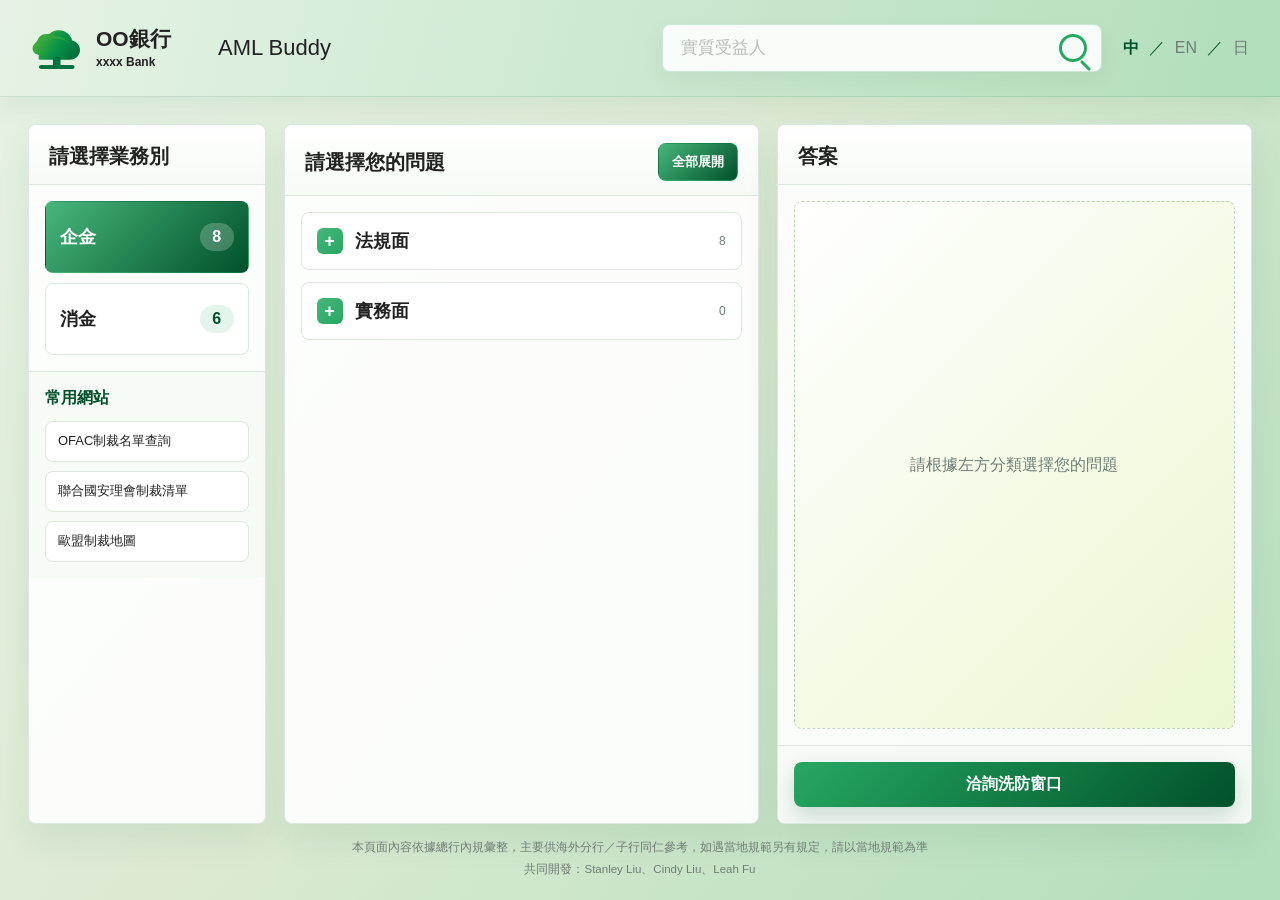
<file: index.html>
<!DOCTYPE html>
<html lang="zh-Hant">
<head>
<meta charset="UTF-8">
<meta name="viewport" content="width=device-width, initial-scale=1.0">
<title>AML Buddy 互動原型 Demo</title>
<link rel="stylesheet" href="./css/style.css">
</head>
<body>

<header class="topbar">
  <div class="topbar-inner">
    <div class="brand-area">
      <div class="logo-slot">
        <img src="./assets/tree-logo.svg" alt="OO銀行 xxxx Bank">
        <span class="bank-text">
          <span class="bank-name">OO銀行</span>
          <span class="bank-name-en">xxxx Bank</span>
        </span>
      </div>
      <div class="buddy-title">AML Buddy</div>
    </div>

    <div class="top-actions">
      <div class="search-wrap" id="searchWrap">
        <div class="search-box">
          <input id="keywordSearch" class="keyword-search" type="search" placeholder="實質受益人" autocomplete="off">
          <button class="search-icon-btn" type="button" aria-label="搜尋"></button>
        </div>
        <div class="search-dropdown" id="searchDropdown"></div>
      </div>

      <div class="language-switch" aria-label="語言切換">
        <button class="language-option is-active" type="button" data-lang-option="zh">中</button>
        <span aria-hidden="true">／</span>
        <button class="language-option" type="button" data-lang-option="en">EN</button>
        <span aria-hidden="true">／</span>
        <button class="language-option" type="button" data-lang-option="ja">日</button>
      </div>
    </div>
  </div>
</header>

<main class="page-shell">
  <div class="desktop-app" id="app"></div>
  <footer class="page-footer-note" aria-label="頁面聲明">
    <p>本頁面內容依據總行內規彙整，主要供海外分行／子行同仁參考，如遇當地規範另有規定，請以當地規範為準</p>
    <p>共同開發：Stanley Liu、Cindy Liu、Leah Fu</p>
  </footer>
</main>

<div id="modalLayer"></div>

<script src="./js/data.js"></script>
<script src="./js/app.js"></script>
</body>
</html>
</file>
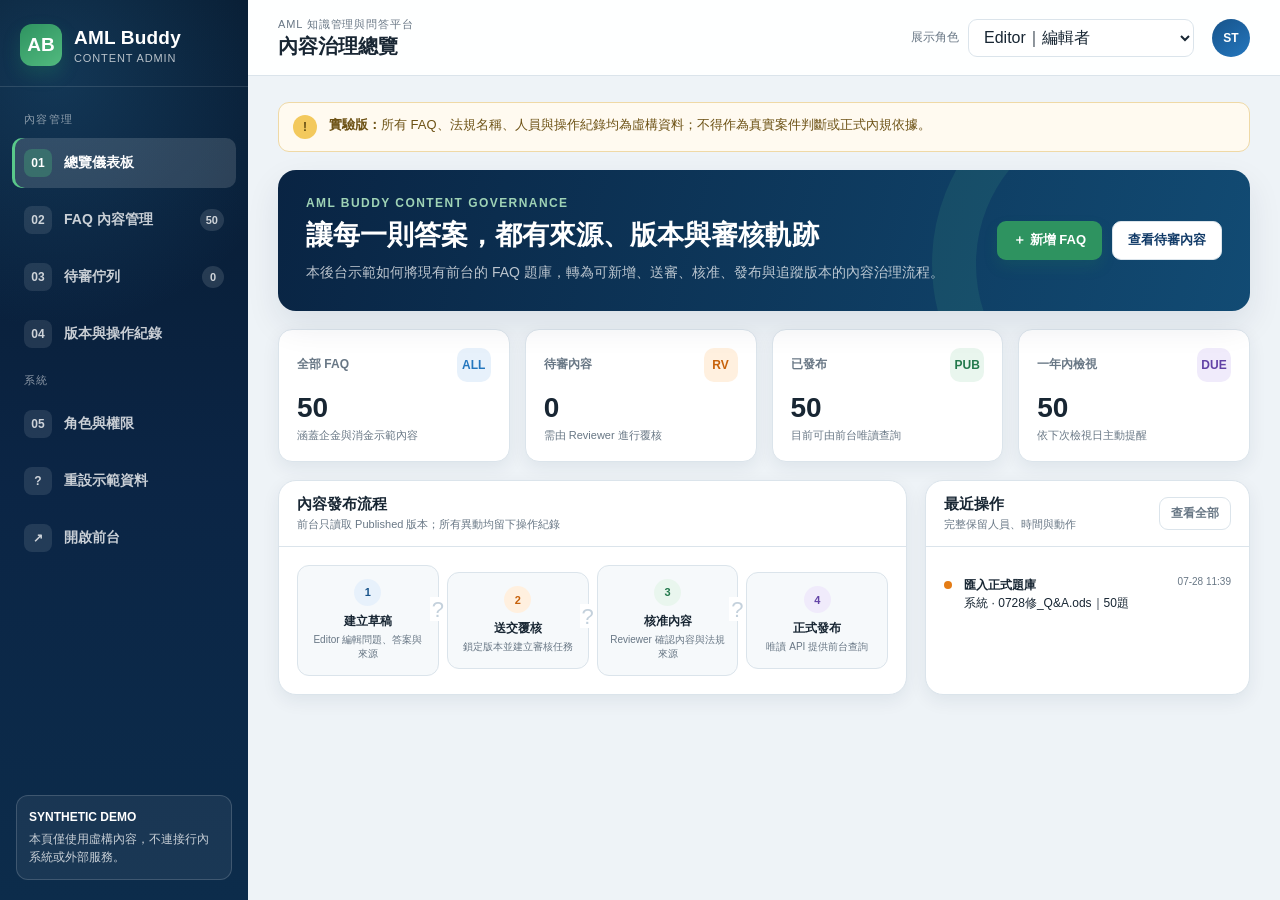
<file: admin.html>
<!doctype html>
<html lang="zh-Hant">
<head>
  <meta charset="utf-8">
  <meta name="viewport" content="width=device-width, initial-scale=1">
  <meta name="referrer" content="no-referrer">
  <meta name="application-name" content="AML Buddy Admin Demo">
  <meta name="version" content="0.1.0">
  <meta http-equiv="Content-Security-Policy" content="default-src 'self' data:; connect-src 'none'; img-src 'self' data:; style-src 'self' 'unsafe-inline'; script-src 'self' 'unsafe-inline'; object-src 'none'; base-uri 'none'; form-action 'none'">
  <title>AML Buddy｜內容管理後台 Demo</title>
  <style>
    :root{
      --navy-950:#071a2f;
      --navy-900:#0b2545;
      --navy-800:#123b68;
      --navy-700:#17538a;
      --blue-600:#2477be;
      --blue-100:#e7f1fb;
      --green-800:#155f3a;
      --green-700:#23794c;
      --green-600:#2e9360;
      --green-100:#e9f6ee;
      --green-50:#f5fbf7;
      --orange-700:#c7610a;
      --orange-600:#e47c16;
      --orange-100:#fff0df;
      --purple-700:#6243a6;
      --purple-100:#f0ebfb;
      --red-700:#a53e3e;
      --red-100:#fdecec;
      --yellow-700:#8c6811;
      --yellow-100:#fff7d6;
      --ink:#182633;
      --muted:#687785;
      --line:#dbe4eb;
      --line-strong:#c4d1dc;
      --surface:#ffffff;
      --surface-soft:#f6f9fb;
      --page:#eef3f7;
      --shadow:0 14px 34px rgba(8,37,68,.09);
      --shadow-soft:0 6px 18px rgba(8,37,68,.07);
      --radius-lg:18px;
      --radius-md:12px;
      --radius-sm:9px;
      --sidebar:248px;
    }

    *{box-sizing:border-box}
    html{min-height:100%;background:var(--page)}
    body{
      margin:0;
      min-height:100vh;
      color:var(--ink);
      background:var(--page);
      font-family:"PingFang TC","Microsoft JhengHei","Noto Sans TC",-apple-system,BlinkMacSystemFont,"Segoe UI",sans-serif;
    }
    button,input,select,textarea{font:inherit}
    button{cursor:pointer}
    button:focus-visible,input:focus-visible,select:focus-visible,textarea:focus-visible{
      outline:3px solid rgba(36,119,190,.25);
      outline-offset:2px;
    }
    .hidden{display:none!important}
    .app{min-height:100vh}

    .sidebar{
      position:fixed;
      inset:0 auto 0 0;
      width:var(--sidebar);
      display:flex;
      flex-direction:column;
      color:#fff;
      background:
        radial-gradient(circle at 22% 8%,rgba(48,126,178,.28),transparent 30%),
        linear-gradient(180deg,var(--navy-950),var(--navy-900) 54%,#0c2c4b);
      z-index:20;
    }
    .brand{
      display:flex;
      align-items:center;
      gap:12px;
      padding:24px 20px 20px;
      border-bottom:1px solid rgba(255,255,255,.12);
    }
    .brand-mark{
      width:42px;height:42px;border-radius:12px;
      display:grid;place-items:center;
      color:#fff;background:linear-gradient(145deg,var(--green-600),#52ba7f);
      box-shadow:0 8px 18px rgba(33,151,92,.24);
      font-weight:900;font-size:19px;
    }
    .brand-title{font-weight:800;font-size:19px;letter-spacing:.01em}
    .brand-sub{font-size:11px;opacity:.7;margin-top:3px;letter-spacing:.08em}
    .nav{
      padding:18px 12px;
      display:flex;flex-direction:column;gap:7px;
      flex:1;
    }
    .nav-label{
      padding:7px 12px 4px;
      font-size:11px;letter-spacing:.12em;
      color:rgba(255,255,255,.52);
    }
    .nav-btn{
      width:100%;border:0;border-radius:10px;
      display:flex;align-items:center;gap:12px;
      padding:11px 12px;
      color:rgba(255,255,255,.78);
      background:transparent;text-align:left;text-decoration:none;
      transition:.18s ease;
    }
    .nav-btn:hover{background:rgba(255,255,255,.08);color:#fff}
    .nav-btn.is-active{
      color:#fff;background:rgba(255,255,255,.14);
      box-shadow:inset 3px 0 0 #59c98a;
    }
    .nav-icon{
      width:28px;height:28px;border-radius:8px;
      display:grid;place-items:center;
      font-size:12px;font-weight:900;
      background:rgba(255,255,255,.1);
    }
    .nav-btn.is-active .nav-icon{background:rgba(77,191,126,.3)}
    .nav-text{font-size:14px;font-weight:650}
    .nav-count{
      margin-left:auto;
      min-width:22px;height:22px;border-radius:999px;
      display:grid;place-items:center;padding:0 6px;
      font-size:11px;font-weight:800;
      background:rgba(255,255,255,.12);
    }
    .sidebar-foot{padding:14px 16px 20px}
    .demo-pill{
      border:1px solid rgba(255,255,255,.16);
      border-radius:12px;padding:12px;
      color:rgba(255,255,255,.76);
      background:rgba(255,255,255,.06);
      font-size:12px;line-height:1.55;
    }
    .demo-pill strong{display:block;color:#fff;font-size:12px;margin-bottom:3px}

    .main{margin-left:var(--sidebar);min-height:100vh}
    .topbar{
      height:76px;
      position:sticky;top:0;z-index:15;
      display:flex;align-items:center;gap:18px;
      padding:0 30px;
      background:rgba(255,255,255,.94);
      border-bottom:1px solid var(--line);
      backdrop-filter:blur(12px);
    }
    .mobile-menu{display:none}
    .page-heading{min-width:0}
    .page-kicker{color:var(--muted);font-size:11px;letter-spacing:.08em}
    .page-title{margin:2px 0 0;font-size:20px;line-height:1.2}
    .top-spacer{flex:1}
    .role-wrap{display:flex;align-items:center;gap:9px}
    .role-wrap label{font-size:12px;color:var(--muted)}
    .role-select{
      min-width:146px;height:38px;
      border:1px solid var(--line);border-radius:9px;
      padding:0 34px 0 11px;background:#fff;color:var(--ink);
    }
    .avatar{
      width:38px;height:38px;border-radius:50%;
      display:grid;place-items:center;
      color:#fff;background:linear-gradient(145deg,var(--navy-700),var(--blue-600));
      font-size:12px;font-weight:800;
    }
    .content{padding:26px 30px 42px;max-width:1540px;margin:0 auto}
    .notice{
      display:flex;align-items:flex-start;gap:12px;
      padding:12px 14px;margin-bottom:18px;
      border:1px solid #efd9a6;border-radius:11px;
      background:#fffaf0;color:#6d5215;
      font-size:13px;line-height:1.55;
    }
    .notice-mark{
      flex:0 0 24px;height:24px;border-radius:50%;
      display:grid;place-items:center;background:#f3c95d;
      color:#624b11;font-size:12px;font-weight:900;
    }
    .screen{display:none}
    .screen.is-active{display:block}

    .hero-panel{
      border-radius:var(--radius-lg);
      background:
        linear-gradient(105deg,rgba(9,36,67,.98),rgba(18,77,118,.95)),
        var(--navy-900);
      color:#fff;padding:26px 28px;
      display:flex;gap:24px;align-items:center;
      box-shadow:var(--shadow);
      overflow:hidden;position:relative;
    }
    .hero-panel::after{
      content:"";
      position:absolute;right:-70px;top:-100px;
      width:300px;height:300px;border-radius:50%;
      border:44px solid rgba(90,201,138,.11);
    }
    .hero-copy{position:relative;z-index:1;flex:1;max-width:720px}
    .eyebrow{font-size:12px;letter-spacing:.12em;color:#9fd3b6;font-weight:800}
    .hero-title{font-size:27px;margin:7px 0 8px}
    .hero-text{margin:0;color:rgba(255,255,255,.72);font-size:14px;line-height:1.7}
    .hero-actions{position:relative;z-index:1;display:flex;gap:10px;flex-wrap:wrap}

    .btn{
      min-height:39px;border-radius:9px;
      display:inline-flex;align-items:center;justify-content:center;gap:8px;
      border:1px solid transparent;padding:0 15px;
      font-weight:750;font-size:13px;
      transition:.16s ease;
    }
    .btn:hover{transform:translateY(-1px)}
    .btn-primary{color:#fff;background:var(--green-600);box-shadow:0 7px 14px rgba(33,134,82,.18)}
    .btn-primary:hover{background:var(--green-700)}
    .btn-secondary{color:var(--navy-800);background:#fff;border-color:var(--line)}
    .btn-secondary:hover{border-color:var(--blue-600);color:var(--blue-600)}
    .btn-ghost{color:var(--muted);background:transparent;border-color:var(--line)}
    .btn-danger-soft{color:var(--red-700);background:var(--red-100);border-color:#f4cece}
    .btn-orange{color:#fff;background:var(--orange-600)}
    .btn-sm{min-height:33px;padding:0 11px;font-size:12px}
    .btn[disabled]{opacity:.45;cursor:not-allowed;transform:none}

    .stats{
      display:grid;grid-template-columns:repeat(4,minmax(0,1fr));gap:15px;
      margin:18px 0;
    }
    .stat{
      padding:18px;border:1px solid var(--line);border-radius:14px;
      background:var(--surface);box-shadow:var(--shadow-soft);
    }
    .stat-top{display:flex;align-items:center;justify-content:space-between;gap:10px}
    .stat-label{font-size:12px;color:var(--muted);font-weight:700}
    .stat-icon{
      width:34px;height:34px;border-radius:10px;display:grid;place-items:center;
      font-size:12px;font-weight:900;
    }
    .stat-icon.blue{color:var(--blue-600);background:var(--blue-100)}
    .stat-icon.orange{color:var(--orange-700);background:var(--orange-100)}
    .stat-icon.green{color:var(--green-700);background:var(--green-100)}
    .stat-icon.purple{color:var(--purple-700);background:var(--purple-100)}
    .stat-value{font-size:28px;font-weight:850;margin-top:10px}
    .stat-note{font-size:11px;color:var(--muted);margin-top:4px}

    .grid-2{display:grid;grid-template-columns:minmax(0,1.55fr) minmax(320px,.8fr);gap:18px}
    .card{
      background:var(--surface);border:1px solid var(--line);
      border-radius:var(--radius-lg);box-shadow:var(--shadow-soft);
    }
    .card-head{
      min-height:60px;padding:14px 18px;
      display:flex;align-items:center;gap:12px;
      border-bottom:1px solid var(--line);
    }
    .card-title{font-size:15px;font-weight:800}
    .card-sub{font-size:11px;color:var(--muted);margin-top:3px}
    .card-head .spacer{flex:1}
    .card-body{padding:18px}
    .workflow{
      display:grid;grid-template-columns:repeat(4,minmax(0,1fr));
      gap:8px;align-items:center;
    }
    .flow-step{
      min-height:90px;padding:13px 11px;border-radius:12px;
      border:1px solid var(--line);background:var(--surface-soft);
      text-align:center;position:relative;
    }
    .flow-step:not(:last-child)::after{
      content:"?";position:absolute;right:-8px;top:31px;
      width:16px;height:24px;display:grid;place-items:center;
      color:var(--line-strong);background:#fff;font-size:22px;z-index:2;
    }
    .flow-num{
      width:27px;height:27px;margin:0 auto 7px;border-radius:50%;
      display:grid;place-items:center;font-size:11px;font-weight:850;
      color:var(--navy-700);background:var(--blue-100);
    }
    .flow-step:nth-child(2) .flow-num{color:var(--orange-700);background:var(--orange-100)}
    .flow-step:nth-child(3) .flow-num{color:var(--green-700);background:var(--green-100)}
    .flow-step:nth-child(4) .flow-num{color:var(--purple-700);background:var(--purple-100)}
    .flow-title{font-size:12px;font-weight:800}
    .flow-note{font-size:10px;color:var(--muted);line-height:1.45;margin-top:3px}

    .activity{display:flex;flex-direction:column}
    .activity-item{display:grid;grid-template-columns:9px 1fr auto;gap:11px;padding:11px 0;border-bottom:1px solid #edf1f4}
    .activity-item:last-child{border-bottom:0}
    .activity-dot{width:8px;height:8px;border-radius:50%;margin-top:5px;background:var(--green-600)}
    .activity-main{font-size:12px;line-height:1.5}
    .activity-main strong{display:block;font-size:12px}
    .activity-time{font-size:10px;color:var(--muted);white-space:nowrap}

    .section-toolbar{
      display:flex;align-items:center;gap:11px;flex-wrap:wrap;
      margin-bottom:15px;
    }
    .section-intro{margin-right:auto}
    .section-title{font-size:22px;margin:0 0 4px}
    .section-desc{font-size:12px;color:var(--muted);margin:0}
    .filterbar{
      display:flex;gap:9px;align-items:center;flex-wrap:wrap;
      padding:14px 16px;border-bottom:1px solid var(--line);
      background:#fafcfd;
    }
    .search{
      min-width:260px;flex:1;height:39px;
      border:1px solid var(--line);border-radius:9px;
      padding:0 12px;color:var(--ink);background:#fff;
    }
    .select{
      height:39px;border:1px solid var(--line);border-radius:9px;
      padding:0 34px 0 11px;background:#fff;color:var(--ink);
    }
    .table-wrap{overflow:auto}
    table{width:100%;border-collapse:collapse;min-width:880px}
    th{
      padding:11px 14px;text-align:left;
      color:var(--muted);background:#f7f9fb;
      border-bottom:1px solid var(--line);
      font-size:11px;letter-spacing:.03em;
    }
    td{
      padding:14px;border-bottom:1px solid #edf1f4;
      font-size:12px;vertical-align:middle;
    }
    tbody tr{transition:.14s ease}
    tbody tr:hover{background:#f8fbfd}
    tbody tr:last-child td{border-bottom:0}
    .faq-id{font-family:ui-monospace,monospace;color:var(--muted);font-size:11px}
    .question-cell{max-width:380px}
    .question-text{font-weight:750;line-height:1.45}
    .question-meta{font-size:10px;color:var(--muted);margin-top:4px}
    .tag{
      display:inline-flex;align-items:center;gap:5px;
      min-height:25px;border-radius:999px;padding:2px 9px;
      font-size:10px;font-weight:800;white-space:nowrap;
    }
    .tag.draft{color:#66717a;background:#edf1f4}
    .tag.pending{color:var(--orange-700);background:var(--orange-100)}
    .tag.approved{color:var(--blue-600);background:var(--blue-100)}
    .tag.published{color:var(--green-700);background:var(--green-100)}
    .tag.withdrawn{color:var(--red-700);background:var(--red-100)}
    .tag.archived{color:var(--purple-700);background:var(--purple-100)}
    .tag::before{content:"";width:6px;height:6px;border-radius:50%;background:currentColor}
    .row-actions{display:flex;gap:6px}
    .icon-btn{
      width:34px;height:34px;border-radius:8px;border:1px solid var(--line);
      display:grid;place-items:center;background:#fff;color:var(--muted);
      font-size:11px;font-weight:850;
    }
    .icon-btn:hover{color:var(--blue-600);border-color:var(--blue-600)}
    .empty{
      padding:50px 20px;text-align:center;color:var(--muted);
    }
    .empty-mark{
      width:52px;height:52px;border-radius:16px;margin:0 auto 12px;
      display:grid;place-items:center;background:var(--surface-soft);
      color:var(--navy-700);font-weight:900;
    }

    .review-list{display:flex;flex-direction:column;gap:13px}
    .review-card{
      display:grid;grid-template-columns:1fr auto;gap:15px;
      border:1px solid var(--line);border-radius:14px;padding:17px;background:#fff;
    }
    .review-card:hover{border-color:#b8c9d8;box-shadow:var(--shadow-soft)}
    .review-kicker{display:flex;gap:8px;align-items:center;margin-bottom:8px}
    .review-title{font-size:15px;font-weight:800;margin-bottom:7px}
    .review-meta{display:flex;gap:14px;flex-wrap:wrap;font-size:11px;color:var(--muted)}
    .review-actions{display:flex;align-items:center;gap:7px}

    .editor-shell{display:grid;grid-template-columns:minmax(0,1fr) 310px;gap:18px}
    .editor-main,.editor-side{display:flex;flex-direction:column;gap:16px}
    .form-grid{display:grid;grid-template-columns:repeat(2,minmax(0,1fr));gap:14px}
    .field{display:flex;flex-direction:column;gap:6px}
    .field.full{grid-column:1/-1}
    .field label{font-size:11px;color:#52616d;font-weight:800}
    .required::after{content:" *";color:var(--red-700)}
    .input,.textarea{
      width:100%;border:1px solid var(--line);border-radius:9px;
      padding:10px 11px;background:#fff;color:var(--ink);
      transition:.15s ease;
    }
    .input{height:41px}
    .textarea{min-height:92px;resize:vertical;line-height:1.6}
    .textarea.answer{min-height:132px}
    .input:focus,.textarea:focus{border-color:var(--blue-600)}
    .hint{font-size:10px;color:var(--muted);line-height:1.45}
    .lang-tabs{display:flex;gap:6px;margin-bottom:14px}
    .lang-tab{
      border:1px solid var(--line);border-radius:8px;padding:7px 12px;
      background:#fff;color:var(--muted);font-size:11px;font-weight:800;
    }
    .lang-tab.is-active{color:var(--navy-800);border-color:#94b4d0;background:var(--blue-100)}
    .lang-panel{display:none}
    .lang-panel.is-active{display:block}
    .source-box{
      padding:14px;border-radius:11px;background:var(--surface-soft);
      border:1px dashed var(--line-strong);
    }
    .source-head{display:flex;align-items:center;justify-content:space-between;gap:10px;margin-bottom:11px}
    .source-title{font-size:12px;font-weight:800}
    .side-section{padding:16px}
    .side-title{font-size:12px;font-weight:850;margin-bottom:12px}
    .status-track{display:flex;flex-direction:column;gap:0}
    .track-step{position:relative;display:grid;grid-template-columns:25px 1fr;gap:10px;padding-bottom:15px}
    .track-step:not(:last-child)::before{
      content:"";position:absolute;left:12px;top:25px;bottom:0;width:1px;background:var(--line);
    }
    .track-dot{
      width:25px;height:25px;border-radius:50%;display:grid;place-items:center;
      background:#edf1f4;color:#70808d;font-size:10px;font-weight:900;z-index:1;
    }
    .track-step.done .track-dot{color:#fff;background:var(--green-600)}
    .track-step.current .track-dot{color:#fff;background:var(--orange-600);box-shadow:0 0 0 4px var(--orange-100)}
    .track-name{font-size:11px;font-weight:800;padding-top:4px}
    .track-note{font-size:9px;color:var(--muted);margin-top:2px}
    .validation-list{display:flex;flex-direction:column;gap:8px}
    .validation{
      display:flex;align-items:flex-start;gap:8px;
      font-size:10px;color:var(--muted);line-height:1.45;
    }
    .validation-dot{
      width:17px;height:17px;border-radius:50%;flex:0 0 17px;
      display:grid;place-items:center;background:var(--green-100);color:var(--green-700);font-size:9px;font-weight:900;
    }
    .validation.warn .validation-dot{background:var(--yellow-100);color:var(--yellow-700)}
    .editor-actions{
      position:sticky;bottom:0;z-index:5;
      display:flex;align-items:center;gap:9px;
      padding:13px 16px;border-top:1px solid var(--line);
      background:rgba(255,255,255,.96);backdrop-filter:blur(8px);
    }
    .editor-actions .spacer{flex:1}

    .version-list{display:flex;flex-direction:column}
    .version-item{
      display:grid;grid-template-columns:60px 1fr auto;gap:12px;
      padding:14px 0;border-bottom:1px solid #edf1f4;align-items:center;
    }
    .version-item:last-child{border-bottom:0}
    .version-badge{
      height:31px;border-radius:8px;display:grid;place-items:center;
      background:var(--purple-100);color:var(--purple-700);
      font-size:11px;font-weight:850;
    }
    .version-title{font-size:12px;font-weight:750}
    .version-meta{font-size:10px;color:var(--muted);margin-top:4px}
    .audit-table td:first-child{white-space:nowrap;color:var(--muted)}

    .modal-layer{position:fixed;inset:0;z-index:100;display:none}
    .modal-layer.is-open{display:block}
    .modal-mask{
      position:absolute;inset:0;background:rgba(5,21,38,.58);
      backdrop-filter:blur(3px);
    }
    .modal{
      position:relative;margin:5vh auto 0;
      width:min(760px,calc(100% - 30px));max-height:90vh;
      background:#fff;border-radius:18px;box-shadow:0 24px 70px rgba(0,0,0,.24);
      overflow:auto;
    }
    .modal.wide{width:min(980px,calc(100% - 30px))}
    .modal-head{
      position:sticky;top:0;z-index:2;
      min-height:64px;padding:15px 19px;display:flex;align-items:center;gap:12px;
      background:#fff;border-bottom:1px solid var(--line);
    }
    .modal-title{font-size:16px;font-weight:850}
    .modal-head .spacer{flex:1}
    .modal-close{
      width:35px;height:35px;border:1px solid var(--line);
      border-radius:9px;background:#fff;color:var(--muted);font-size:18px;
    }
    .modal-body{padding:20px}
    .modal-foot{
      position:sticky;bottom:0;
      min-height:64px;padding:12px 19px;
      display:flex;justify-content:flex-end;gap:9px;
      border-top:1px solid var(--line);background:#fff;
    }
    .preview-frame{
      border:1px solid var(--line);border-radius:14px;overflow:hidden;background:#fff;
    }
    .preview-top{
      padding:15px 18px;color:#fff;
      background:linear-gradient(100deg,#dcebd8,#afdcbc);
    }
    .preview-brand{font-size:13px;color:var(--green-800);font-weight:900}
    .preview-content{display:grid;grid-template-columns:220px 1fr;min-height:360px}
    .preview-nav{padding:17px;background:var(--green-50);border-right:1px solid var(--line)}
    .preview-nav-title{font-size:11px;color:var(--muted);font-weight:800;margin-bottom:10px}
    .preview-nav-item{padding:9px 10px;margin-bottom:6px;border-radius:8px;background:#fff;border:1px solid var(--line);font-size:11px}
    .preview-nav-item.active{color:var(--green-800);border-color:#82bd99;background:var(--green-100);font-weight:800}
    .preview-answer{padding:24px}
    .preview-status{font-size:10px;color:var(--green-700);font-weight:850;letter-spacing:.08em}
    .preview-question{font-size:20px;line-height:1.45;margin:8px 0 17px}
    .preview-answer-box{padding:16px;border-radius:11px;background:#fffbea;border:1px solid #efe5ae;line-height:1.75;font-size:13px}
    .preview-ref{margin-top:14px;padding:13px;border-radius:10px;background:var(--surface-soft);font-size:11px;line-height:1.6}
    .compare-grid{display:grid;grid-template-columns:1fr 1fr;gap:14px}
    .compare-col{border:1px solid var(--line);border-radius:12px;overflow:hidden}
    .compare-head{padding:11px 13px;background:var(--surface-soft);font-size:11px;font-weight:850}
    .compare-body{padding:14px;font-size:12px;line-height:1.65;white-space:pre-line}
    .diff-remove{background:#fde9e9;color:#8c3838;text-decoration:line-through}
    .diff-add{background:#e3f6e9;color:#17653b}
    .toast{
      position:fixed;right:24px;bottom:24px;z-index:200;
      min-width:270px;max-width:380px;
      display:flex;align-items:flex-start;gap:11px;
      padding:14px 16px;border-radius:12px;
      color:#fff;background:var(--navy-900);box-shadow:0 16px 38px rgba(0,0,0,.22);
      opacity:0;transform:translateY(15px);pointer-events:none;
      transition:.22s ease;
    }
    .toast.show{opacity:1;transform:translateY(0)}
    .toast-mark{width:22px;height:22px;border-radius:50%;display:grid;place-items:center;background:var(--green-600);font-size:11px;font-weight:900}
    .toast-title{font-size:12px;font-weight:850}
    .toast-text{font-size:10px;color:rgba(255,255,255,.7);margin-top:3px}

    @media (max-width:1120px){
      .stats{grid-template-columns:repeat(2,minmax(0,1fr))}
      .grid-2,.editor-shell{grid-template-columns:1fr}
      .editor-side{display:grid;grid-template-columns:repeat(2,minmax(0,1fr))}
    }
    @media (max-width:800px){
      :root{--sidebar:0px}
      .sidebar{transform:translateX(-100%);transition:.22s ease;width:248px}
      .sidebar.is-open{transform:translateX(0)}
      .main{margin-left:0}
      .mobile-menu{
        display:grid;place-items:center;width:38px;height:38px;
        border:1px solid var(--line);border-radius:9px;background:#fff;
      }
      .topbar{height:68px;padding:0 16px}
      .content{padding:18px 15px 32px}
      .role-wrap label{display:none}
      .role-select{min-width:125px}
      .hero-panel{align-items:flex-start;flex-direction:column;padding:22px}
      .workflow{grid-template-columns:repeat(2,minmax(0,1fr))}
      .flow-step:nth-child(2)::after{display:none}
      .form-grid{grid-template-columns:1fr}
      .field.full{grid-column:auto}
      .editor-side{grid-template-columns:1fr}
      .review-card{grid-template-columns:1fr}
      .review-actions{justify-content:flex-start}
      .preview-content{grid-template-columns:1fr}
      .preview-nav{display:none}
      .compare-grid{grid-template-columns:1fr}
    }
    @media (max-width:520px){
      .topbar{gap:9px}
      .page-kicker,.avatar{display:none}
      .page-title{font-size:16px}
      .role-select{min-width:108px;width:108px}
      .stats{grid-template-columns:1fr 1fr;gap:10px}
      .stat{padding:14px}
      .stat-value{font-size:23px}
      .workflow{grid-template-columns:1fr}
      .flow-step:not(:last-child)::after{display:none}
      .section-toolbar{align-items:flex-start}
      .section-intro{width:100%}
      .filterbar{align-items:stretch}
      .search,.select{width:100%;min-width:0}
    }
  </style>
</head>
<body>
  <div class="app">
    <aside class="sidebar" id="sidebar" aria-label="主要選單">
      <div class="brand">
        <div class="brand-mark">AB</div>
        <div>
          <div class="brand-title">AML Buddy</div>
          <div class="brand-sub">CONTENT ADMIN</div>
        </div>
      </div>
      <nav class="nav">
        <div class="nav-label">內容管理</div>
        <button class="nav-btn is-active" type="button" data-screen="dashboard">
          <span class="nav-icon">01</span><span class="nav-text">總覽儀表板</span>
        </button>
        <button class="nav-btn" type="button" data-screen="content">
          <span class="nav-icon">02</span><span class="nav-text">FAQ 內容管理</span>
          <span class="nav-count" id="navContentCount">6</span>
        </button>
        <button class="nav-btn" type="button" data-screen="review">
          <span class="nav-icon">03</span><span class="nav-text">待審佇列</span>
          <span class="nav-count" id="navReviewCount">2</span>
        </button>
        <button class="nav-btn" type="button" data-screen="versions">
          <span class="nav-icon">04</span><span class="nav-text">版本與操作紀錄</span>
        </button>
        <div class="nav-label">系統</div>
        <button class="nav-btn" type="button" data-action="show-permission">
          <span class="nav-icon">05</span><span class="nav-text">角色與權限</span>
        </button>
        <button class="nav-btn" type="button" data-action="reset-demo">
          <span class="nav-icon">?</span><span class="nav-text">重設示範資料</span>
        </button>
        <a class="nav-btn" href="./index.html" target="_self">
          <span class="nav-icon">↗</span><span class="nav-text">開啟前台</span>
        </a>
      </nav>
      <div class="sidebar-foot">
        <div class="demo-pill">
          <strong>SYNTHETIC DEMO</strong>
          本頁僅使用虛構內容，不連接行內系統或外部服務。
        </div>
      </div>
    </aside>

    <main class="main">
      <header class="topbar">
        <button class="mobile-menu" id="mobileMenu" type="button" aria-label="開啟選單">?</button>
        <div class="page-heading">
          <div class="page-kicker">AML 知識管理與問答平台</div>
          <h1 class="page-title" id="pageTitle">內容治理總覽</h1>
        </div>
        <div class="top-spacer"></div>
        <div class="role-wrap">
          <label for="roleSelect">展示角色</label>
          <select class="role-select" id="roleSelect">
            <option value="editor">Editor｜編輯者</option>
            <option value="reviewer">Reviewer｜覆核者</option>
            <option value="admin">Administrator｜管理者</option>
          </select>
        </div>
        <div class="avatar" aria-label="目前使用者">ST</div>
      </header>

      <div class="content">
        <div class="notice">
          <span class="notice-mark">!</span>
          <div><strong>實驗版：</strong>所有 FAQ、法規名稱、人員與操作紀錄均為虛構資料；不得作為真實案件判斷或正式內規依據。</div>
        </div>

        <section class="screen is-active" id="screen-dashboard">
          <div class="hero-panel">
            <div class="hero-copy">
              <div class="eyebrow">AML BUDDY CONTENT GOVERNANCE</div>
              <h2 class="hero-title">讓每一則答案，都有來源、版本與審核軌跡</h2>
              <p class="hero-text">本後台示範如何將現有前台的 FAQ 題庫，轉為可新增、送審、核准、發布與追蹤版本的內容治理流程。</p>
            </div>
            <div class="hero-actions">
              <button class="btn btn-primary" type="button" data-action="new-faq">＋ 新增 FAQ</button>
              <button class="btn btn-secondary" type="button" data-screen="review">查看待審內容</button>
            </div>
          </div>

          <div class="stats" id="stats"></div>

          <div class="grid-2">
            <div class="card">
              <div class="card-head">
                <div>
                  <div class="card-title">內容發布流程</div>
                  <div class="card-sub">前台只讀取 Published 版本；所有異動均留下操作紀錄</div>
                </div>
              </div>
              <div class="card-body">
                <div class="workflow">
                  <div class="flow-step">
                    <div class="flow-num">1</div>
                    <div class="flow-title">建立草稿</div>
                    <div class="flow-note">Editor 編輯問題、答案與來源</div>
                  </div>
                  <div class="flow-step">
                    <div class="flow-num">2</div>
                    <div class="flow-title">送交覆核</div>
                    <div class="flow-note">鎖定版本並建立審核任務</div>
                  </div>
                  <div class="flow-step">
                    <div class="flow-num">3</div>
                    <div class="flow-title">核准內容</div>
                    <div class="flow-note">Reviewer 確認內容與法規來源</div>
                  </div>
                  <div class="flow-step">
                    <div class="flow-num">4</div>
                    <div class="flow-title">正式發布</div>
                    <div class="flow-note">唯讀 API 提供前台查詢</div>
                  </div>
                </div>
              </div>
            </div>

            <div class="card">
              <div class="card-head">
                <div>
                  <div class="card-title">最近操作</div>
                  <div class="card-sub">完整保留人員、時間與動作</div>
                </div>
                <div class="spacer"></div>
                <button class="btn btn-ghost btn-sm" type="button" data-screen="versions">查看全部</button>
              </div>
              <div class="card-body">
                <div class="activity" id="recentActivity"></div>
              </div>
            </div>
          </div>
        </section>

        <section class="screen" id="screen-content">
          <div class="section-toolbar">
            <div class="section-intro">
              <h2 class="section-title">FAQ 內容管理</h2>
              <p class="section-desc">集中管理問題、答案、法規引用、語言版本與發布狀態。</p>
            </div>
            <button class="btn btn-primary" type="button" data-action="new-faq">＋ 新增 FAQ</button>
          </div>
          <div class="card">
            <div class="filterbar">
              <input class="search" id="faqSearch" type="search" placeholder="搜尋問題、答案、來源或編號" aria-label="搜尋 FAQ">
              <select class="select" id="statusFilter" aria-label="篩選狀態">
                <option value="">全部狀態</option>
                <option value="draft">草稿</option>
                <option value="pending">待審</option>
                <option value="approved">已核准</option>
                <option value="published">已發布</option>
                <option value="withdrawn">已下架</option>
              </select>
              <select class="select" id="bizFilter" aria-label="篩選業務別">
                <option value="">全部業務別</option>
                <option value="企金">企金</option>
                <option value="消金">消金</option>
                <option value="企金／消金">企金／消金共用</option>
              </select>
            </div>
            <div class="table-wrap">
              <table>
                <thead>
                  <tr>
                    <th>編號</th>
                    <th>問題與分類</th>
                    <th>業務別</th>
                    <th>內容負責人</th>
                    <th>最後更新</th>
                    <th>狀態</th>
                    <th>操作</th>
                  </tr>
                </thead>
                <tbody id="faqTableBody"></tbody>
              </table>
              <div class="empty hidden" id="faqEmpty">
                <div class="empty-mark">?</div>
                查無符合條件的 FAQ
              </div>
            </div>
          </div>
        </section>

        <section class="screen" id="screen-review">
          <div class="section-toolbar">
            <div class="section-intro">
              <h2 class="section-title">待審佇列</h2>
              <p class="section-desc">覆核內容正確性、引用依據與前台顯示效果。</p>
            </div>
          </div>
          <div class="review-list" id="reviewList"></div>
          <div class="empty card hidden" id="reviewEmpty">
            <div class="empty-mark">?</div>
            目前沒有待審內容
          </div>
        </section>

        <section class="screen" id="screen-editor">
          <div class="section-toolbar">
            <div class="section-intro">
              <h2 class="section-title" id="editorTitle">新增 FAQ</h2>
              <p class="section-desc" id="editorSub">建立問題、答案與法規引用，完成後送交覆核。</p>
            </div>
            <button class="btn btn-secondary" type="button" id="previewFaqBtn">前台預覽</button>
          </div>
          <div class="editor-shell">
            <div class="editor-main">
              <div class="card">
                <div class="card-head">
                  <div>
                    <div class="card-title">基本資訊</div>
                    <div class="card-sub">欄位結構直接對應現有 AML Buddy 前台題庫</div>
                  </div>
                </div>
                <div class="card-body">
                  <div class="form-grid">
                    <div class="field">
                      <label class="required" for="editBiz">業務別</label>
                      <select class="input" id="editBiz">
                        <option value="企金">企金｜Corporate Banking</option>
                        <option value="消金">消金｜Consumer Banking</option>
                      </select>
                    </div>
                    <div class="field">
                      <label class="required" for="editAspect">內容面向</label>
                      <select class="input" id="editAspect">
                        <option value="法規面">法規面｜Regulatory</option>
                        <option value="實務面">實務面｜Operational</option>
                      </select>
                    </div>
                    <div class="field">
                      <label class="required" for="editCategory">主題分類</label>
                      <select class="input" id="editCategory">
                        <option value="KYC/CDD">KYC/CDD</option>
                        <option value="Customer Risk Rating">Customer Risk Rating</option>
                        <option value="Sanctions/Screening">Sanctions/Screening</option>
                        <option value="STR/SAR">STR/SAR</option>
                        <option value="Record Keeping">Record Keeping</option>
                        <option value="Governance/Reporting">Governance/Reporting</option>
                        <option value="Training">Training</option>
                        <option value="System/Data">System/Data</option>
                        <option value="Others">Others</option>
                      </select>
                    </div>
                    <div class="field">
                      <label class="required" for="editOwner">內容負責人</label>
                      <input class="input" id="editOwner" value="王小明｜AML 政策科">
                    </div>
                    <div class="field">
                      <label for="editEffective">內容生效日</label>
                      <input class="input" id="editEffective" type="date" value="2026-07-27">
                    </div>
                    <div class="field">
                      <label class="required" for="editReview">下次檢視日</label>
                      <input class="input" id="editReview" type="date" value="2027-07-27">
                    </div>
                  </div>
                </div>
              </div>

              <div class="card">
                <div class="card-head">
                  <div>
                    <div class="card-title">多語內容</div>
                    <div class="card-sub">中文為必要欄位；英文與日文可於後續版本補充</div>
                  </div>
                </div>
                <div class="card-body">
                  <div class="lang-tabs">
                    <button class="lang-tab is-active" type="button" data-lang-tab="zh">中文</button>
                    <button class="lang-tab" type="button" data-lang-tab="en">English</button>
                    <button class="lang-tab" type="button" data-lang-tab="ja">日本語</button>
                  </div>
                  <div class="lang-panel is-active" data-lang-panel="zh">
                    <div class="field">
                      <label class="required" for="editQzh">問題</label>
                      <textarea class="textarea" id="editQzh" placeholder="請以使用者會實際搜尋的方式撰寫問題"></textarea>
                    </div>
                    <div class="field" style="margin-top:13px">
                      <label class="required" for="editAzh">答案</label>
                      <textarea class="textarea answer" id="editAzh" placeholder="請提供明確、可執行且經核准的說明"></textarea>
                    </div>
                    <div class="field" style="margin-top:13px">
                      <label class="required" for="editRzh">引用文字</label>
                      <textarea class="textarea" id="editRzh" placeholder="例如：OO銀行客戶審查作業辦法 第8條"></textarea>
                    </div>
                  </div>
                  <div class="lang-panel" data-lang-panel="en">
                    <div class="field">
                      <label for="editQen">Question</label>
                      <textarea class="textarea" id="editQen"></textarea>
                    </div>
                    <div class="field" style="margin-top:13px">
                      <label for="editAen">Answer</label>
                      <textarea class="textarea answer" id="editAen"></textarea>
                    </div>
                    <div class="field" style="margin-top:13px">
                      <label for="editRen">Reference</label>
                      <textarea class="textarea" id="editRen"></textarea>
                    </div>
                  </div>
                  <div class="lang-panel" data-lang-panel="ja">
                    <div class="field">
                      <label for="editQja">質問</label>
                      <textarea class="textarea" id="editQja"></textarea>
                    </div>
                    <div class="field" style="margin-top:13px">
                      <label for="editAja">回答</label>
                      <textarea class="textarea answer" id="editAja"></textarea>
                    </div>
                    <div class="field" style="margin-top:13px">
                      <label for="editRja">?照</label>
                      <textarea class="textarea" id="editRja"></textarea>
                    </div>
                  </div>
                </div>
              </div>

              <div class="card">
                <div class="card-head">
                  <div>
                    <div class="card-title">正式來源文件</div>
                    <div class="card-sub">FAQ 為經核准的解說內容，正式內規文件仍是唯一權威來源</div>
                  </div>
                </div>
                <div class="card-body">
                  <div class="source-box">
                    <div class="source-head">
                      <div class="source-title">文件連結與版本參照</div>
                      <span class="tag approved">已驗證格式</span>
                    </div>
                    <div class="form-grid">
                      <div class="field">
                        <label class="required" for="editSource">文件名稱</label>
                        <input class="input" id="editSource" placeholder="OO銀行客戶審查作業辦法">
                      </div>
                      <div class="field">
                        <label class="required" for="editArticle">條次／章節</label>
                        <input class="input" id="editArticle" placeholder="第8條">
                      </div>
                      <div class="field full">
                        <label for="editLink">行內正式文件連結</label>
                        <input class="input" id="editLink" placeholder="https://intranet.example/policy/...">
                        <div class="hint">Demo 不會開啟或驗證連結；正式版本應由行內文件管理系統提供。</div>
                      </div>
                    </div>
                  </div>
                </div>
                <div class="editor-actions">
                  <button class="btn btn-ghost" type="button" data-screen="content">取消</button>
                  <div class="spacer"></div>
                  <button class="btn btn-secondary" type="button" id="saveDraftBtn">儲存草稿</button>
                  <button class="btn btn-orange" type="button" id="submitReviewBtn">送交覆核</button>
                </div>
              </div>
            </div>

            <aside class="editor-side">
              <div class="card">
                <div class="side-section">
                  <div class="side-title">目前流程狀態</div>
                  <div class="status-track" id="statusTrack"></div>
                </div>
              </div>
              <div class="card">
                <div class="side-section">
                  <div class="side-title">發布前檢核</div>
                  <div class="validation-list">
                    <div class="validation"><span class="validation-dot">?</span><span>業務別、面向與分類已建立對應關係</span></div>
                    <div class="validation"><span class="validation-dot">?</span><span>前台僅讀取已發布版本</span></div>
                    <div class="validation warn"><span class="validation-dot">!</span><span>中文問題、答案與正式來源為必填</span></div>
                    <div class="validation warn"><span class="validation-dot">!</span><span>建立者不得自行核准其內容</span></div>
                  </div>
                </div>
              </div>
              <div class="card">
                <div class="side-section">
                  <div class="side-title">版本資訊</div>
                  <div style="font-size:11px;line-height:1.8;color:var(--muted)">
                    <div>FAQ 編號：<strong id="editIdLabel" style="color:var(--ink)">新增後產生</strong></div>
                    <div>目前版本：<strong id="editVersionLabel" style="color:var(--ink)">v0.1</strong></div>
                    <div>建立者：<strong style="color:var(--ink)">Stanley（Demo）</strong></div>
                    <div>最後更新：<strong id="editUpdatedLabel" style="color:var(--ink)">尚未儲存</strong></div>
                  </div>
                </div>
              </div>
            </aside>
          </div>
        </section>

        <section class="screen" id="screen-versions">
          <div class="section-toolbar">
            <div class="section-intro">
              <h2 class="section-title">版本與操作紀錄</h2>
              <p class="section-desc">每次內容修改、送審、核准、發布與下架皆可追溯。</p>
            </div>
          </div>
          <div class="grid-2">
            <div class="card">
              <div class="card-head">
                <div>
                  <div class="card-title">FAQ 版本紀錄</div>
                  <div class="card-sub">以版本為單位保留核准內容與異動摘要</div>
                </div>
              </div>
              <div class="card-body">
                <div class="version-list" id="versionList"></div>
              </div>
            </div>
            <div class="card">
              <div class="card-head">
                <div>
                  <div class="card-title">稽核軌跡</div>
                  <div class="card-sub">不可由一般內容編輯者覆寫</div>
                </div>
              </div>
              <div class="table-wrap">
                <table class="audit-table" style="min-width:620px">
                  <thead><tr><th>時間</th><th>使用者</th><th>動作</th><th>對象</th></tr></thead>
                  <tbody id="auditBody"></tbody>
                </table>
              </div>
            </div>
          </div>
        </section>
      </div>
    </main>
  </div>

  <div class="modal-layer" id="modalLayer" aria-hidden="true">
    <div class="modal-mask" data-action="close-modal"></div>
    <div class="modal" id="modalBox" role="dialog" aria-modal="true" aria-labelledby="modalTitle">
      <div class="modal-head">
        <div class="modal-title" id="modalTitle">視窗</div>
        <div class="spacer"></div>
        <button class="modal-close" type="button" data-action="close-modal" aria-label="關閉">×</button>
      </div>
      <div class="modal-body" id="modalBody"></div>
      <div class="modal-foot" id="modalFoot"></div>
    </div>
  </div>

  <div class="toast" id="toast" role="status" aria-live="polite">
    <div class="toast-mark">?</div>
    <div><div class="toast-title" id="toastTitle"></div><div class="toast-text" id="toastText"></div></div>
  </div>

  <script>
    "use strict";

    const STORAGE_KEY = "amlBuddyAdminOfficialFaqs.v2";
    const HAS_DYNAMIC_API = location.protocol === "file:" || ["localhost","127.0.0.1"].includes(location.hostname);
    const API_BASE = location.protocol === "file:" ? "http://127.0.0.1:"+(location.port || "3000") : "";
    const API_FAQS_URL = API_BASE + "/api/faqs";
    const todayText = (() => {
      const date = new Date();
      const pad = n => String(n).padStart(2,"0");
      return date.getFullYear()+"-"+pad(date.getMonth()+1)+"-"+pad(date.getDate());
    })();
    const STATUS = {
      draft:{label:"草稿",cls:"draft"},
      pending:{label:"待審",cls:"pending"},
      approved:{label:"已核准",cls:"approved"},
      published:{label:"已發布",cls:"published"},
      withdrawn:{label:"已下架",cls:"withdrawn"},
      archived:{label:"已封存",cls:"archived"}
    };
    const SCREEN_TITLES = {
      dashboard:"內容治理總覽",
      content:"FAQ 內容管理",
      review:"待審佇列",
      editor:"FAQ 編輯器",
      versions:"版本與操作紀錄"
    };

    const seedData = {
    "faqs":  [
                 {
                     "id":  "FAQ-001",
                     "biz":  "企金",
                     "aspect":  "法規面",
                     "category":  "KYC/CDD",
                     "owner":  "AML Buddy 正式題庫",
                     "status":  "published",
                     "version":  "v1.0",
                     "updated":  "2026-07-28",
                     "effective":  "2026-03-27",
                     "nextReview":  "2027-07-28",
                     "q":  {
                               "zh":  "如何判斷非自然人客戶的實質受益人（UBO）？",
                               "en":  "",
                               "ja":  ""
                           },
                     "a":  {
                               "zh":  "應依「客戶洗錢與資恐風險評估暨審查細則」附件一辦理：\n1. 辨識直接或間接持股超過25%之自然人。\n2. 若無符合前述條件者，辨識是否存在其他控制權人。\n3. 仍無法辨識時，以高階管理人作為辨識對象。",
                               "en":  "",
                               "ja":  ""
                           },
                     "ref":  {
                                 "zh":  "客戶洗錢與資恐風險評估暨審查細則｜第10條、附件一",
                                 "en":  "",
                                 "ja":  ""
                             },
                     "source":  "客戶洗錢與資恐風險評估暨審查細則",
                     "article":  "第10條、附件一",
                     "link":  ""
                 },
                 {
                     "id":  "FAQ-002",
                     "biz":  "企金／消金",
                     "aspect":  "法規面",
                     "category":  "KYC/CDD",
                     "owner":  "AML Buddy 正式題庫",
                     "status":  "published",
                     "version":  "v1.0",
                     "updated":  "2026-03-27",
                     "effective":  "2026-03-27",
                     "nextReview":  "2027-07-28",
                     "q":  {
                               "zh":  "總行規定高風險、中風險及低風險客戶多久要做一次定期審查？",
                               "en":  "",
                               "ja":  ""
                           },
                     "a":  {
                               "zh":  "高風險：最少1年一次\n中風險：最少3年一次\n低風險：最少7年一次\n且應提前展開定審作業，並於到期前完成。",
                               "en":  "",
                               "ja":  ""
                           },
                     "ref":  {
                                 "zh":  "客戶洗錢與資恐風險評估暨審查細則｜第20條",
                                 "en":  "",
                                 "ja":  ""
                             },
                     "source":  "客戶洗錢與資恐風險評估暨審查細則",
                     "article":  "第20條",
                     "link":  ""
                 },
                 {
                     "id":  "FAQ-003",
                     "biz":  "企金／消金",
                     "aspect":  "法規面",
                     "category":  "KYC/CDD",
                     "owner":  "AML Buddy 正式題庫",
                     "status":  "published",
                     "version":  "v1.0",
                     "updated":  "2026-03-27",
                     "effective":  "2026-03-27",
                     "nextReview":  "2027-07-28",
                     "q":  {
                               "zh":  "哪些情況下客戶屬於本行禁止往來客戶？",
                               "en":  "",
                               "ja":  ""
                           },
                     "a":  {
                               "zh":  "例如：\n－UN、OFAC、EU制裁名單對象\n－禁止往來國家人士\n－官方拒絕名單\n－本行拒絕名單\n－涉及恐怖活動或恐怖組織\n－空殼銀行\n－空殼公司\n－線上賭場或離岸博弈\n－現今服務業者（MSB）\n－國際刑警組織發布之紅色通報（red notice）名單對象\n－無記名股份達10%以上或影響UBO判斷者",
                               "en":  "",
                               "ja":  ""
                           },
                     "ref":  {
                                 "zh":  "客戶洗錢與資恐風險評估暨審查細則｜第15條",
                                 "en":  "",
                                 "ja":  ""
                             },
                     "source":  "客戶洗錢與資恐風險評估暨審查細則",
                     "article":  "第15條",
                     "link":  ""
                 },
                 {
                     "id":  "FAQ-004",
                     "biz":  "企金／消金",
                     "aspect":  "法規面",
                     "category":  "KYC/CDD",
                     "owner":  "AML Buddy 正式題庫",
                     "status":  "published",
                     "version":  "v1.0",
                     "updated":  "2026-03-27",
                     "effective":  "2026-03-27",
                     "nextReview":  "2027-07-28",
                     "q":  {
                               "zh":  "客戶定審時是否需重新向客戶索取所有文件？",
                               "en":  "",
                               "ja":  ""
                           },
                     "a":  {
                               "zh":  "不一定。\n定期客戶審查的目的為：\n重新檢視客戶並確保客戶資訊更新。\n並非全面重新向客戶徵提身分辨識及客戶審查文件。\n若前次徵提文件經確認無異動，可免重新徵提，但應留存確認軌跡備查。*SG",
                               "en":  "",
                               "ja":  ""
                           },
                     "ref":  {
                                 "zh":  "客戶洗錢與資恐風險評估暨審查細則｜第18條、第21條",
                                 "en":  "",
                                 "ja":  ""
                             },
                     "source":  "客戶洗錢與資恐風險評估暨審查細則",
                     "article":  "第18條、第21條",
                     "link":  ""
                 },
                 {
                     "id":  "FAQ-005",
                     "biz":  "企金／消金",
                     "aspect":  "法規面",
                     "category":  "KYC/CDD",
                     "owner":  "AML Buddy 正式題庫",
                     "status":  "published",
                     "version":  "v1.0",
                     "updated":  "2026-03-27",
                     "effective":  "2026-03-27",
                     "nextReview":  "2027-07-28",
                     "q":  {
                               "zh":  "公司已發行無記名股份，可以開戶嗎？",
                               "en":  "",
                               "ja":  ""
                           },
                     "a":  {
                               "zh":  "必須同時符合兩個條件：\n－條件一\n無記名股份未達已發行股份總數10%。\n－條件二\n不影響實質受益人（UBO）判斷。\n此外還須：\n－簽署「已發行無記名股份聲明書」。\n－執行EDD。\n若任一條件不符合，應婉拒或終止往來。",
                               "en":  "",
                               "ja":  ""
                           },
                     "ref":  {
                                 "zh":  "客戶洗錢與資恐風險評估暨審查細則｜第12條",
                                 "en":  "",
                                 "ja":  ""
                             },
                     "source":  "客戶洗錢與資恐風險評估暨審查細則",
                     "article":  "第12條",
                     "link":  ""
                 },
                 {
                     "id":  "FAQ-006",
                     "biz":  "企金／消金",
                     "aspect":  "法規面",
                     "category":  "KYC/CDD",
                     "owner":  "AML Buddy 正式題庫",
                     "status":  "published",
                     "version":  "v1.0",
                     "updated":  "2026-03-27",
                     "effective":  "2026-03-27",
                     "nextReview":  "2027-07-28",
                     "q":  {
                               "zh":  "什麼情況需要執行加強客戶審查（EDD）？",
                               "en":  "",
                               "ja":  ""
                           },
                     "a":  {
                               "zh":  "加強客戶審查（EDD）應於客戶具有較高洗錢或資恐風險時執行，例如：\n－客戶風險評級結果為「高風險」\n－屬現任或卸任一年內之PEP或RCA\n－涉及犯罪或重大負面新聞\n－持有已發行無記名股份但符合受理條件之客戶\n－符合「通匯銀行(同存行Vostro Account)」定義者\n－私人銀行業務\n－已發行無記名股份之公司\n－具隱名(匿名)股東/隱名出資者(Nominee)之情形\n－開立OBU帳戶之自然人\n－禁止往來國家人士經例外核准評估往來\n－高階管理人為PEP 者\n－客戶國籍屬FATF公布之高風險國家或地區、加強監督國家或地區\n*SG",
                               "en":  "",
                               "ja":  ""
                           },
                     "ref":  {
                                 "zh":  "客戶洗錢與資恐風險評估暨審查細則｜第12條、第13條、第14條、第15條、第16條",
                                 "en":  "",
                                 "ja":  ""
                             },
                     "source":  "客戶洗錢與資恐風險評估暨審查細則",
                     "article":  "第12條、第13條、第14條、第15條、第16條",
                     "link":  ""
                 },
                 {
                     "id":  "FAQ-007",
                     "biz":  "企金",
                     "aspect":  "法規面",
                     "category":  "KYC/CDD",
                     "owner":  "AML Buddy 正式題庫",
                     "status":  "published",
                     "version":  "v1.0",
                     "updated":  "未載明",
                     "effective":  "未載明",
                     "nextReview":  "2027-07-28",
                     "q":  {
                               "zh":  "如何計算自然人的直接、間接累計持股比例，以判斷是否為實質受益人？",
                               "en":  "",
                               "ja":  ""
                           },
                     "a":  {
                               "zh":  "直接持股以實際持股比例認定；間接持股則以各層持股比例相乘計算；如同一自然人同時具有直接及間接持股，應將直接持股比例與各項間接持股比例加總後，作為其直接、間接累計持股比例，以判斷是否達實質受益人辨識標準（超過25%）。*pic",
                               "en":  "",
                               "ja":  ""
                           },
                     "ref":  {
                                 "zh":  "客戶洗錢與資恐風險評估暨審查細則｜附件一",
                                 "en":  "",
                                 "ja":  ""
                             },
                     "source":  "客戶洗錢與資恐風險評估暨審查細則",
                     "article":  "附件一",
                     "link":  ""
                 },
                 {
                     "id":  "FAQ-008",
                     "biz":  "企金",
                     "aspect":  "法規面",
                     "category":  "KYC/CDD",
                     "owner":  "AML Buddy 正式題庫",
                     "status":  "published",
                     "version":  "v1.0",
                     "updated":  "2026-03-27",
                     "effective":  "2026-03-27",
                     "nextReview":  "2027-07-28",
                     "q":  {
                               "zh":  "哪些主體可以不用辨識實質受益人?",
                               "en":  "",
                               "ja":  ""
                           },
                     "a":  {
                               "zh":  "下列主體得免辨識其實質受益人（UBO）：\n－我國政府機關\n－我國公營事業機構\n－外國政府機關\n－我國公開發行公司及其子公司\n－於國外掛牌且依掛牌所在地規定應揭露主要股東之上市（櫃）公司及其子公司\n－受我國監理之金融機構及其管理之投資工具\n－設立於我國境外且採用FATF標準AML/CFT作業之金融機構及其管理之投資工具\n－我國政府機關管理之基金\n－員工持股信託\n－員工福利儲蓄信託...等\n但...\n惟仍須留存相關證明文件，且如該客戶：\n－來自高風險國家/地區\n－已發行無記名股票、\n－足資懷疑涉及洗錢或資恐時\n仍須執行身分確認，不得逕行適用豁免規定。",
                               "en":  "",
                               "ja":  ""
                           },
                     "ref":  {
                                 "zh":  "客戶洗錢與資恐風險評估暨審查細則｜第10條第1項第2款、附件一",
                                 "en":  "",
                                 "ja":  ""
                             },
                     "source":  "客戶洗錢與資恐風險評估暨審查細則",
                     "article":  "第10條第1項第2款、附件一",
                     "link":  ""
                 },
                 {
                     "id":  "FAQ-009",
                     "biz":  "企金",
                     "aspect":  "法規面",
                     "category":  "KYC/CDD",
                     "owner":  "AML Buddy 正式題庫",
                     "status":  "published",
                     "version":  "v1.0",
                     "updated":  "未載明",
                     "effective":  "未載明",
                     "nextReview":  "2027-07-28",
                     "q":  {
                               "zh":  "什麼情況下，持股未超過25%的人仍可能被認定為實質受益人？",
                               "en":  "",
                               "ja":  ""
                           },
                     "a":  {
                               "zh":  "包括但不限於：...\n1. 當其對客戶以下活動有絕對之決策權、投票權或否決權時：\n－決定採納或修改主體之營運 (含投資、捐贈及交易等) 計畫\n－改變公司營運性質，如銷售之產品\n－增貸\n－任命或解任總經理\n－頒布或修改任何股利(包含分配受益比例)政策，或任何對董事、員工之薪酬政策\n－同意任何員工認股權或類似之股權激勵計畫\n－修改章程/合夥協議書/契據(Deed)或類似權力文件\n－稀釋股權，包含核可增資或引進新股東/合夥人等\n－解散\n2. 有權任命或解任客戶過半席次之董事/普通合夥人/負責人\n3. 握有客戶或股權結構中之主體之重要資產，以致對公司營運決策具超越本身職權的影響力。\n4. 名義上僅一般董事，但事實上常態性影響董事會或其中之委員會的決策，重大決策皆受諮詢甚至具有最終決策權。\n5. 雖持股比例未超過25%，但對其他股東/合夥人之投票具有強烈的影響力，通常可能為公司創辦人，或可能為家族企業主要之經營人。",
                               "en":  "",
                               "ja":  ""
                           },
                     "ref":  {
                                 "zh":  "客戶洗錢與資恐風險評估暨審查細則｜附件一第4條",
                                 "en":  "",
                                 "ja":  ""
                             },
                     "source":  "客戶洗錢與資恐風險評估暨審查細則",
                     "article":  "附件一第4條",
                     "link":  ""
                 },
                 {
                     "id":  "FAQ-010",
                     "biz":  "企金",
                     "aspect":  "法規面",
                     "category":  "KYC/CDD",
                     "owner":  "AML Buddy 正式題庫",
                     "status":  "published",
                     "version":  "v1.0",
                     "updated":  "未載明",
                     "effective":  "未載明",
                     "nextReview":  "2027-07-28",
                     "q":  {
                               "zh":  "可以透過哪些文件瞭解非自然人客戶的股權結構？",
                               "en":  "",
                               "ja":  ""
                           },
                     "a":  {
                               "zh":  "例如股東名冊、章程、公司登記資料、董事職權證明書（COI）、公司查詢報告、商工登記資料等。",
                               "en":  "",
                               "ja":  ""
                           },
                     "ref":  {
                                 "zh":  "客戶洗錢與資恐風險評估暨審查細則｜附件一「各類非自然人辨識實質受益人徵提文件」",
                                 "en":  "",
                                 "ja":  ""
                             },
                     "source":  "客戶洗錢與資恐風險評估暨審查細則",
                     "article":  "附件一「各類非自然人辨識實質受益人徵提文件」",
                     "link":  ""
                 },
                 {
                     "id":  "FAQ-011",
                     "biz":  "企金／消金",
                     "aspect":  "法規面",
                     "category":  "KYC/CDD",
                     "owner":  "AML Buddy 正式題庫",
                     "status":  "published",
                     "version":  "v1.0",
                     "updated":  "未載明",
                     "effective":  "未載明",
                     "nextReview":  "2027-07-28",
                     "q":  {
                               "zh":  "客戶審查程序為何？*更具體",
                               "en":  "",
                               "ja":  ""
                           },
                     "a":  {
                               "zh":  "客戶審查之目的在於重新檢視客戶並確保客戶資訊符合現況。執行時應先以本行既有留存資料進行客戶身分辨識及確認，檢視客戶資料是否異動，如有異動應更新客戶登錄作業系統並留存來源及相關文件。客戶為法人或團體者，確認範圍應包括實質受益人（UBO）及高階管理人資訊，必要時得重新徵提相關證明文件。\n高風險客戶除應依「客戶審查檢核表」進行查檢外，尚須重新確認加強客戶審查（EDD）相關事項，並完成「加強客戶審查檢核表暨問卷」後經主管審核；中、低風險客戶則依一般客戶審查規定辦理，經覆核人員審核後完成定期審查。",
                               "en":  "",
                               "ja":  ""
                           },
                     "ref":  {
                                 "zh":  "客戶洗錢與資恐風險評估暨審查細則｜第21條、 附件六（115.2.2修訂）、附件七",
                                 "en":  "",
                                 "ja":  ""
                             },
                     "source":  "客戶洗錢與資恐風險評估暨審查細則",
                     "article":  "第21條、 附件六（115.2.2修訂）、附件七",
                     "link":  ""
                 },
                 {
                     "id":  "FAQ-012",
                     "biz":  "企金／消金",
                     "aspect":  "法規面",
                     "category":  "KYC/CDD",
                     "owner":  "AML Buddy 正式題庫",
                     "status":  "published",
                     "version":  "v1.0",
                     "updated":  "2026-02-02",
                     "effective":  "2026-02-02",
                     "nextReview":  "2027-07-28",
                     "q":  {
                               "zh":  "既有客戶若在定期審查時不配合或無法聯絡應如何處理？\n*實務",
                               "en":  "",
                               "ja":  ""
                           },
                     "a":  {
                               "zh":  "既有客戶如不配合審查或無法聯絡，於客戶審查到期日（T）後將給予 2個月緩衝期（T~T+2個月），緩衝期間內限制客戶申請新業務，但既有業務仍可往來，並於客戶登錄作業系統註記；如逾 T+2個月 仍不配合審查或無法聯絡，則應依客戶風險等級限制客戶新、舊業務往來，並於系統註記。倘客戶於審查到期日前即明確表示不配合審查，執行單位應留存相關紀錄備查，並於系統選擇拒絕；如已屆審查到期日仍無法聯絡上客戶，其處理方式亦比照上述規定辦理。",
                               "en":  "",
                               "ja":  ""
                           },
                     "ref":  {
                                 "zh":  "客戶洗錢與資恐風險評估暨審查細則｜第24條、附件六",
                                 "en":  "",
                                 "ja":  ""
                             },
                     "source":  "客戶洗錢與資恐風險評估暨審查細則",
                     "article":  "第24條、附件六",
                     "link":  ""
                 },
                 {
                     "id":  "FAQ-013",
                     "biz":  "企金／消金",
                     "aspect":  "法規面",
                     "category":  "KYC/CDD",
                     "owner":  "AML Buddy 正式題庫",
                     "status":  "published",
                     "version":  "v1.0",
                     "updated":  "2026-03-27",
                     "effective":  "2026-03-27",
                     "nextReview":  "2027-07-28",
                     "q":  {
                               "zh":  "客戶以代理人辦理業務時，應確認哪些事項？",
                               "en":  "",
                               "ja":  ""
                           },
                     "a":  {
                               "zh":  "應確認代理事實是否存在，並辨識及驗證代理人身分。",
                               "en":  "",
                               "ja":  ""
                           },
                     "ref":  {
                                 "zh":  "客戶洗錢與資恐風險評估暨審查細則｜第10條第1項第3款",
                                 "en":  "",
                                 "ja":  ""
                             },
                     "source":  "客戶洗錢與資恐風險評估暨審查細則",
                     "article":  "第10條第1項第3款",
                     "link":  ""
                 },
                 {
                     "id":  "FAQ-014",
                     "biz":  "企金／消金",
                     "aspect":  "法規面",
                     "category":  "KYC/CDD",
                     "owner":  "AML Buddy 正式題庫",
                     "status":  "published",
                     "version":  "v1.0",
                     "updated":  "2026-03-27",
                     "effective":  "2026-03-27",
                     "nextReview":  "2027-07-28",
                     "q":  {
                               "zh":  "如客戶來自禁止往來國家，但已取得我國籍，或持有本國居留證／工作證，應如何判斷其風險？",
                               "en":  "",
                               "ja":  ""
                           },
                     "a":  {
                               "zh":  "如客戶具有禁止往來國家國籍，原則上屬禁止往來客戶；惟自然人已取得我國國籍（領有國民身分證）者，得依客戶所留資訊及相關辦法進行評估，並執行加強客戶審查（EDD），經單位主管核決後准予往來；如客戶持有本國政府機關核發之文件（如居留證、工作證等），除應執行加強客戶審查外，尚須敘明開戶及往來目的、評估其合理性，並以公文會簽至防制洗錢及打擊資恐專責主管核准後，始得建立業務關係。\n惟須注意的是，即使經核准往來，該客戶所從事之交易仍不得涉及禁止往來國家。",
                               "en":  "",
                               "ja":  ""
                           },
                     "ref":  {
                                 "zh":  "客戶洗錢與資恐風險評估暨審查細則｜第15條第1項第1款第（二）目",
                                 "en":  "",
                                 "ja":  ""
                             },
                     "source":  "客戶洗錢與資恐風險評估暨審查細則",
                     "article":  "第15條第1項第1款第（二）目",
                     "link":  ""
                 },
                 {
                     "id":  "FAQ-015",
                     "biz":  "企金／消金",
                     "aspect":  "法規面",
                     "category":  "KYC/CDD",
                     "owner":  "AML Buddy 正式題庫",
                     "status":  "published",
                     "version":  "v1.0",
                     "updated":  "2026-03-27",
                     "effective":  "2026-03-27",
                     "nextReview":  "2027-07-28",
                     "q":  {
                               "zh":  "客戶風險等級由低/中風險變更為高風險，是否須執行EDD？",
                               "en":  "",
                               "ja":  ""
                           },
                     "a":  {
                               "zh":  "是。如經定期審查導致客戶風險評級由中風險或低風險變更為高風險，應對該客戶執行加強客戶審查（EDD），並依客戶風險評級變更程序辦理。",
                               "en":  "",
                               "ja":  ""
                           },
                     "ref":  {
                                 "zh":  "客戶洗錢與資恐風險評估暨審查細則｜第9條、第19條、第21條第2項",
                                 "en":  "",
                                 "ja":  ""
                             },
                     "source":  "客戶洗錢與資恐風險評估暨審查細則",
                     "article":  "第9條、第19條、第21條第2項",
                     "link":  ""
                 },
                 {
                     "id":  "FAQ-016",
                     "biz":  "企金／消金",
                     "aspect":  "法規面",
                     "category":  "KYC/CDD",
                     "owner":  "AML Buddy 正式題庫",
                     "status":  "published",
                     "version":  "v1.0",
                     "updated":  "未載明",
                     "effective":  "未載明",
                     "nextReview":  "2027-07-28",
                     "q":  {
                               "zh":  "如客戶來自高洗錢及資恐風險區域，是否須執行EDD？",
                               "en":  "",
                               "ja":  ""
                           },
                     "a":  {
                               "zh":  "是。如客戶之國籍、現居地、法人註冊地或營業地點屬 FATF 公布之高風險國家或地區或加強監督國家或地區，於建立業務關係時應執行加強客戶審查（EDD），並於系統建檔。",
                               "en":  "",
                               "ja":  ""
                           },
                     "ref":  {
                                 "zh":  "客戶洗錢與資恐風險評估暨審查細則｜第16條第3款、附件四",
                                 "en":  "",
                                 "ja":  ""
                             },
                     "source":  "客戶洗錢與資恐風險評估暨審查細則",
                     "article":  "第16條第3款、附件四",
                     "link":  ""
                 },
                 {
                     "id":  "FAQ-017",
                     "biz":  "企金／消金",
                     "aspect":  "法規面",
                     "category":  "KYC/CDD",
                     "owner":  "AML Buddy 正式題庫",
                     "status":  "published",
                     "version":  "v1.0",
                     "updated":  "未載明",
                     "effective":  "未載明",
                     "nextReview":  "2027-07-28",
                     "q":  {
                               "zh":  "哪些產業屬於敏感性行業？",
                               "en":  "",
                               "ja":  ""
                           },
                     "a":  {
                               "zh":  "*再確認: 移工匯兌\n「敏感性行業」包括以下產業之法人及任職於該產業且擔任高階主管職位之自然人：\n－博弈產業\n－軍火產業、航空器／船舶製造業\n－高單價商品交易商（如鑽石、珠寶、貴金屬、美術品、古董、遊艇、船舶及航空器交易商）\n－典當及民間融資業者\n－專業服務提供者（如律師、會計師、公證人及相關事務所）\n－虛擬資產服務商（VASP）高階主管\n－與政治、宗教、社福慈善相關之非營利組織（NPO）\n－不動產租賃及買賣業、不動產經紀人\n－大使館／領事館、外交單位\n－人力（外勞）仲介業者\n－線上遊戲點數發行業者\n－第三方支付服務業\n－網路借貸平台業者（P2P業者）。",
                               "en":  "",
                               "ja":  ""
                           },
                     "ref":  {
                                 "zh":  "客戶洗錢與資恐風險評估暨審查細則｜第16條第2款、附件三",
                                 "en":  "",
                                 "ja":  ""
                             },
                     "source":  "客戶洗錢與資恐風險評估暨審查細則",
                     "article":  "第16條第2款、附件三",
                     "link":  ""
                 },
                 {
                     "id":  "FAQ-018",
                     "biz":  "企金／消金",
                     "aspect":  "法規面",
                     "category":  "KYC/CDD",
                     "owner":  "AML Buddy 正式題庫",
                     "status":  "published",
                     "version":  "v1.0",
                     "updated":  "2026-03-27",
                     "effective":  "2026-03-27",
                     "nextReview":  "2027-07-28",
                     "q":  {
                               "zh":  "總行規定哪些情況應婉拒建立業務關係或交易？",
                               "en":  "",
                               "ja":  ""
                           },
                     "a":  {
                               "zh":  "客戶如有下列情形之一者，應予以婉拒建立業務關係或交易：\n－疑似使用匿名、假名、人頭、虛設帳號或虛設法人團體開戶或投保\n－代理事實或代理人身分無法查證；拒絕提供客戶身分審查所需文件\n－持用偽造或變造身分證明文件\n－僅提供身分證明文件影本（法令允許者除外）\n－提供之文件資料可疑、模糊不清或無法查證\n－無故拖延補件\n－屬資恐防制法指定制裁對象、恐怖分子或恐怖組織\n－建立業務關係或交易時有異常情形而無法提出合理說明\n－往來資金來源疑似為貪瀆或濫用公共資產\n－禁止往來客戶\n此外，對於無法完成客戶身分確認程序者，應考量申報與該客戶有關之疑似洗錢或資恐交易。",
                               "en":  "",
                               "ja":  ""
                           },
                     "ref":  {
                                 "zh":  "客戶洗錢與資恐風險評估暨審查細則｜第23條",
                                 "en":  "",
                                 "ja":  ""
                             },
                     "source":  "客戶洗錢與資恐風險評估暨審查細則",
                     "article":  "第23條",
                     "link":  ""
                 },
                 {
                     "id":  "FAQ-019",
                     "biz":  "企金／消金",
                     "aspect":  "法規面",
                     "category":  "Sanctions/Screening",
                     "owner":  "AML Buddy 正式題庫",
                     "status":  "published",
                     "version":  "v1.0",
                     "updated":  "2026-03-27",
                     "effective":  "2026-03-27",
                     "nextReview":  "2027-07-28",
                     "q":  {
                               "zh":  "如果客戶命中制裁名單，銀行應如何處理？",
                               "en":  "",
                               "ja":  ""
                           },
                     "a":  {
                               "zh":  "若客戶經確認為受制裁對象，應依制裁類型區分處理：\n如屬資恐防制法所稱之受制裁對象，應：\n① 立即清查客戶於本行之業務往來及交易，立即凍結客戶帳戶及交易，同時通報洗錢防制部協調處理\n② 禁止任何新、舊業務往來及核准任何交易\n③ 於法定期限內由洗錢防制部通報法務部調查局\n如屬資恐防制法以外之受制裁對象（包括 OFAC、EU、UN 等外國政府或國際組織之制裁對象），則：\n① 禁止任何新、舊業務往來及核准任何交易\n② 由權責單位或營業單位檢視客戶交易情形，如有可疑交易則依規辦理疑似洗錢交易申報",
                               "en":  "",
                               "ja":  ""
                           },
                     "ref":  {
                                 "zh":  "客戶洗錢與資恐風險評估暨審查細則｜第22條",
                                 "en":  "",
                                 "ja":  ""
                             },
                     "source":  "客戶洗錢與資恐風險評估暨審查細則",
                     "article":  "第22條",
                     "link":  ""
                 },
                 {
                     "id":  "FAQ-020",
                     "biz":  "企金／消金",
                     "aspect":  "法規面",
                     "category":  "KYC/CDD",
                     "owner":  "AML Buddy 正式題庫",
                     "status":  "published",
                     "version":  "v1.0",
                     "updated":  "2026-03-27",
                     "effective":  "2026-03-27",
                     "nextReview":  "2027-07-28",
                     "q":  {
                               "zh":  "哪些客戶屬於本行指定的「特殊性質客戶」？",
                               "en":  "",
                               "ja":  ""
                           },
                     "a":  {
                               "zh":  "應特別注意之特殊性質客戶包括：\n① 重要政治性職務人士（PEP）、其家庭成員及有密切關係之人（RCA）\n② 敏感性行業客戶\n③ 來自高洗錢及資恐風險區域之客戶\n④ 涉及犯罪、重大負面新聞或消息之客戶\n對於前述客戶，本行應依規定執行加強客戶審查（EDD）及相關控管措施，以瞭解其身分、資金來源、往來目的及交易合理性。",
                               "en":  "",
                               "ja":  ""
                           },
                     "ref":  {
                                 "zh":  "客戶洗錢與資恐風險評估暨審查細則｜第16條",
                                 "en":  "",
                                 "ja":  ""
                             },
                     "source":  "客戶洗錢與資恐風險評估暨審查細則",
                     "article":  "第16條",
                     "link":  ""
                 },
                 {
                     "id":  "FAQ-021",
                     "biz":  "企金／消金",
                     "aspect":  "法規面",
                     "category":  "Governance/Reporting",
                     "owner":  "AML Buddy 正式題庫",
                     "status":  "published",
                     "version":  "v1.0",
                     "updated":  "2025-10-03",
                     "effective":  "2025-10-03",
                     "nextReview":  "2027-07-28",
                     "q":  {
                               "zh":  "哪些 AML/CFT 事件須立即通報總（母）行？",
                               "en":  "",
                               "ja":  ""
                           },
                     "a":  {
                               "zh":  "國外分支機構如發生：\n1. 主管機關缺失、警告、糾正、裁罰、調查或行政處分\n2. 重大違反法令或遭停評、降評\n3. 管理機制或資訊系統無法運作、功能喪失或故障\n4. 機構、董監事或員工涉入洗錢或資恐不法行為\n5. 機構、董監事或員工遭媒體、網路等揭露涉嫌洗錢或資恐不法行為\n應即時以口頭或書面通報總（母）行洗錢防制部；如以口頭通報，應於 7 個營業日內完成書面補正。",
                               "en":  "",
                               "ja":  ""
                           },
                     "ref":  {
                                 "zh":  "國外分支機構防制洗錢及打擊資恐管理細則｜第13條第2項",
                                 "en":  "",
                                 "ja":  ""
                             },
                     "source":  "國外分支機構防制洗錢及打擊資恐管理細則",
                     "article":  "第13條第2項",
                     "link":  ""
                 },
                 {
                     "id":  "FAQ-022",
                     "biz":  "企金／消金",
                     "aspect":  "法規面",
                     "category":  "Governance/Reporting",
                     "owner":  "AML Buddy 正式題庫",
                     "status":  "published",
                     "version":  "v1.0",
                     "updated":  "2025-07-18",
                     "effective":  "2025-07-18",
                     "nextReview":  "2027-07-28",
                     "q":  {
                               "zh":  "國外分支機構的名單設定是否必須完全比照總行？",
                               "en":  "",
                               "ja":  ""
                           },
                     "a":  {
                               "zh":  "不一定。國外分支機構之名單掃描範圍及欄位仍應以各國外分支機構實際開辦之業務為準。此外，國外分支機構之參數設定與檢核名單選用，原則上應依總（母）行規範辦理；惟已依第三方廠商檢驗結果完成參數調整之國外分支機構，或採用不同AML系統之國外分支機構，得依當地主管機關要求辦理設定。\n如國外分支機構擬採行不同於總（母）行之設定，應檢具理由，包括但不限於因應當地法規、主管機關要求或實際業務開辦情形等，並呈報總（母）行防制洗錢及打擊資恐專責主管核准（備）後始得辦理。",
                               "en":  "",
                               "ja":  ""
                           },
                     "ref":  {
                                 "zh":  "客戶及交易有關對象之姓名及名稱檢核暨測試程序作業規則｜第10條第3項",
                                 "en":  "",
                                 "ja":  ""
                             },
                     "source":  "客戶及交易有關對象之姓名及名稱檢核暨測試程序作業規則",
                     "article":  "第10條第3項",
                     "link":  ""
                 },
                 {
                     "id":  "FAQ-023",
                     "biz":  "企金／消金",
                     "aspect":  "法規面",
                     "category":  "Sanctions/Screening",
                     "owner":  "AML Buddy 正式題庫",
                     "status":  "published",
                     "version":  "v1.0",
                     "updated":  "2025-07-18",
                     "effective":  "2025-07-18",
                     "nextReview":  "2027-07-28",
                     "q":  {
                               "zh":  "當系統掃描出警報時，應再採取哪些檢視措施，以確認是否真實命中？",
                               "en":  "",
                               "ja":  ""
                           },
                     "a":  {
                               "zh":  "當AML系統產生警報後，應再透過人工檢視程序蒐集及比對更多資訊進行判斷。檢視措施包括：\n1. 如名單附有照片，應比對名單照片與客戶本人是否相符\n2. 檢視或詢問客戶基本資料及其他背景資料，確認是否與名單所載資訊一致\n3. 檢視名單相關新聞資料所涉及之人、事、時、地、物是否與客戶相符或具關聯性",
                               "en":  "",
                               "ja":  ""
                           },
                     "ref":  {
                                 "zh":  "客戶及交易有關對象之姓名及名稱檢核暨測試程序作業規則｜第5條",
                                 "en":  "",
                                 "ja":  ""
                             },
                     "source":  "客戶及交易有關對象之姓名及名稱檢核暨測試程序作業規則",
                     "article":  "第5條",
                     "link":  ""
                 },
                 {
                     "id":  "FAQ-024",
                     "biz":  "企金／消金",
                     "aspect":  "法規面",
                     "category":  "Sanctions/Screening",
                     "owner":  "AML Buddy 正式題庫",
                     "status":  "published",
                     "version":  "v1.0",
                     "updated":  "2024-12-17",
                     "effective":  "2024-12-17",
                     "nextReview":  "2027-07-28",
                     "q":  {
                               "zh":  "得知客戶疑似涉及規避制裁且風險較高時，應採取哪些管控措施？",
                               "en":  "",
                               "ja":  ""
                           },
                     "a":  {
                               "zh":  "如得知客戶疑似涉及規避制裁且風險較高時，應採取以下至少一項管控措施：\n1. 加強盡職調查\n2. 提高交易授權核准層級\n3. 提升客戶風險評級\n4. 限制交易幣別\n5. 限制往來業務範圍\n6. 其他足以抵減制裁風險管控措施",
                               "en":  "",
                               "ja":  ""
                           },
                     "ref":  {
                                 "zh":  "國際制裁遵循要點｜第9條第3項",
                                 "en":  "",
                                 "ja":  ""
                             },
                     "source":  "國際制裁遵循要點",
                     "article":  "第9條第3項",
                     "link":  ""
                 },
                 {
                     "id":  "FAQ-025",
                     "biz":  "企金／消金",
                     "aspect":  "法規面",
                     "category":  "Sanctions/Screening",
                     "owner":  "AML Buddy 正式題庫",
                     "status":  "published",
                     "version":  "v1.0",
                     "updated":  "2024-12-17",
                     "effective":  "2024-12-17",
                     "nextReview":  "2027-07-28",
                     "q":  {
                               "zh":  "客戶如有涉及紅旗警示的行為，應如何處理?",
                               "en":  "",
                               "ja":  ""
                           },
                     "a":  {
                               "zh":  "一般性紅旗警示（Red Flags）主要包括下列態樣：\n1. 客戶拒絕提供重要資訊：如拒絕提供最終用戶、預期最終用途、公司所有權等詳細訊息\n2. 交易參與者身分異常：如貨運代理公司被列為產品之最終用戶\n3. 支付條件或付款方式異常：如以大額現金支付，或透過未參與交易之第三國支付款項\n4. 利用空殼公司進行交易：如利用空殼公司辦理電匯，且涉及與公司註冊地不同司法管轄區之金融機構\n5. 交易商品與客戶營業項目不符：如客戶交易商品與其營業項目或業務性質顯不相符\n6. 所有權結構異常變動：如於制裁名單更新前移轉持股、股權移轉頻繁、股權結構變動頻繁、股東持股高度分散或透過複雜架構安排所有權\n7. 公司所有權資訊不透明：如私人公司無公開揭露義務、成立於秘密或不合規司法管轄區，或位於與受制裁國家或地區金流相關之司法管轄區\n8. 透過信託或律師持有股權：如透過信託方式擁有或控制實體，或由律師事務所、律師本人擔任受託人或股東\n9. 公司資訊難以取得或查證：如跨境電匯來自與公司註冊地不同之司法管轄區，且無法透過網路或商業資料庫查詢受益人、發起人或公司相關資訊\n10. 利用離岸公司或離岸資產隱匿資訊：如公司設立於保密程度較高之司法管轄區，藉此隱藏非法收益或受益人身分，且公司登記資訊不透明、不易追蹤\n如發現上述紅旗警示，相關單位應依第9條規定辦理盡職調查；如經評估客戶涉及規避制裁行為且風險較高時，應採取至少一項風險管控措施。",
                               "en":  "",
                               "ja":  ""
                           },
                     "ref":  {
                                 "zh":  "國際制裁遵循要點｜附件一",
                                 "en":  "",
                                 "ja":  ""
                             },
                     "source":  "國際制裁遵循要點",
                     "article":  "附件一",
                     "link":  ""
                 },
                 {
                     "id":  "FAQ-026",
                     "biz":  "企金／消金",
                     "aspect":  "法規面",
                     "category":  "Sanctions/Screening",
                     "owner":  "AML Buddy 正式題庫",
                     "status":  "published",
                     "version":  "v1.0",
                     "updated":  "2024-12-17",
                     "effective":  "2024-12-17",
                     "nextReview":  "2027-07-28",
                     "q":  {
                               "zh":  "俄羅斯制裁規避紅旗警示的態樣有哪些？",
                               "en":  "",
                               "ja":  ""
                           },
                     "a":  {
                               "zh":  "俄羅斯制裁規避紅旗警示係參考美國FinCEN、美國商務部工業暨安全局（BIS）、美國財政部及司法部等機關發布之指引所整理，主要包括下列態樣：\n1. 利用第三國或轉運點規避制裁：如利用已知可能出口至俄羅斯或白俄羅斯之貿易走廊或轉運點運送貨物；透過中國（含香港及澳門）、亞美尼亞、土耳其、烏茲別克等轉運地規律採購或運送商品\n2. 交易安排異常變更：如原規劃出貨或付款至俄羅斯、白俄羅斯或其公司之交易，突然改變交易對象或目的地；最後一刻更改匯款人、受款人、付款安排或貨運指示\n3. 交易參與者資訊不透明：如參與交易之公司於網路上幾乎沒有資訊、網站資訊有限、無公司網域電子郵件，或客戶使用個人電子郵件而非公司電子郵件辦理交易\n4. 客戶拒絕提供交易資訊：如客戶缺漏或拒絕提供最終使用者、預期最終用途、銀行資訊、貨運資訊、第三方資訊或公司所有權資訊\n5. 付款來源或路徑異常：如付款來自與交易無關之第三國或第三方廠商；交易付款經由潛在轉運地點；或原先安排之付款途徑於最後一刻改由其他國家或公司付款\n6. 收貨人或最終使用者異常：如貨運代理公司、物流公司、郵遞中心或金融機構被列為最終收貨人、收貨人或最終使用者；收貨人業務內容與商品用途並不相符\n7. 運輸路線異常：如產品與目的地搭配非典型運輸路線；船運走廊涉及已知轉運國家；或交易涉及原本預計運往俄羅斯、白俄羅斯之奢侈品改送至轉運國家\n8. 商品與客戶業務性質不符：如交易商品、軟體或技術與購買者業務範圍不一致；客戶突然從事與國防、軍事或軍商兩用貨品有關之交易\n9. 涉及軍商兩用貨品、高科技貨品或出口管制貨品：如大量採購電子零件、電子設備、工業產品或其他軍商兩用貨品；涉及美國商務部商業管制清單（CCL）或EAR99類商品之交易\n10. 新成立或異常成長之公司參與交易：如與2022年2月24日後成立之公司從事國防或軍商兩用貨品交易；原先未從事相關商品出口之客戶突然承作該類交易；或相關訂單數量大幅增加\n11. 與受制裁實體存在關聯：如公司與美國商務部 Entity List、財政部 SDN List 或其他禁止名單實體具有共同所有權、共同營運地點、共同地址，或名稱高度相似\n12. 與俄羅斯國有企業或受制裁對象有關聯：如公司或個人與俄羅斯國有企業具有共同所有權、分公司、子公司或股東關係，並涉及出口相關交易或服務\n13. 地址、聯絡資訊或背景資料異常：如交易各方地址與實際營運地點不符；地址不存在或為住宅地址；電話國碼與目的地國家不一致；客戶IP位址與揭露營運地點不符\n14. 交易價格異常：如客戶支付之商品價格明顯高於已知市場價格\n15. 涉及曾違反出口管制規範之人員或公司：如曾因違反美國出口管制法而遭定罪之個人，其新開立帳戶或從事進出口相關交易活動。",
                               "en":  "",
                               "ja":  ""
                           },
                     "ref":  {
                                 "zh":  "國際制裁遵循要點｜附件一",
                                 "en":  "",
                                 "ja":  ""
                             },
                     "source":  "國際制裁遵循要點",
                     "article":  "附件一",
                     "link":  ""
                 },
                 {
                     "id":  "FAQ-027",
                     "biz":  "企金／消金",
                     "aspect":  "法規面",
                     "category":  "Sanctions/Screening",
                     "owner":  "AML Buddy 正式題庫",
                     "status":  "published",
                     "version":  "v1.0",
                     "updated":  "2024-12-17",
                     "effective":  "2024-12-17",
                     "nextReview":  "2027-07-28",
                     "q":  {
                               "zh":  "哪些客戶會被列為具俄羅斯制裁風險客戶？",
                               "en":  "",
                               "ja":  ""
                           },
                     "a":  {
                               "zh":  "本行如透過主管機關、公會轉知資訊或內部盡職調查發現客戶可能涉及俄羅斯制裁風險，並經防制洗錢及打擊資恐專責主管核定後，將納入本行「具俄羅斯制裁風險客戶」關注名單。​\n客戶可能涉及俄羅斯制裁風險之情形包括：\n1. 客戶之實質受益人具有俄羅斯背景（如俄羅斯國籍或地域關聯性）。\n2. 客戶涉及與俄羅斯經濟制裁相關之負面媒體新聞。\n3. 客戶行為疑似涉及外國政府或國際組織發布指引所提及之規避俄羅斯制裁紅旗警示（Red Notice）。\n符合上述情形之一，且經洗錢防制部評估其所涉風險較高者，得列為具俄羅斯制裁風險客戶。​",
                               "en":  "",
                               "ja":  ""
                           },
                     "ref":  {
                                 "zh":  "國際制裁遵循要點｜第12條",
                                 "en":  "",
                                 "ja":  ""
                             },
                     "source":  "國際制裁遵循要點",
                     "article":  "第12條",
                     "link":  ""
                 },
                 {
                     "id":  "FAQ-028",
                     "biz":  "企金／消金",
                     "aspect":  "法規面",
                     "category":  "Sanctions/Screening",
                     "owner":  "AML Buddy 正式題庫",
                     "status":  "published",
                     "version":  "v1.0",
                     "updated":  "2024-12-17",
                     "effective":  "2024-12-17",
                     "nextReview":  "2027-07-28",
                     "q":  {
                               "zh":  "假設客戶辦理直接涉及俄羅斯之交易，應如何辦理？",
                               "en":  "",
                               "ja":  ""
                           },
                     "a":  {
                               "zh":  "對直接涉及俄羅斯之交易，本行應遵循相關制裁規定，以風險基礎方法辦理盡職調查，確認交易未違反該規定。",
                               "en":  "",
                               "ja":  ""
                           },
                     "ref":  {
                                 "zh":  "國際制裁遵循要點｜第14條",
                                 "en":  "",
                                 "ja":  ""
                             },
                     "source":  "國際制裁遵循要點",
                     "article":  "第14條",
                     "link":  ""
                 },
                 {
                     "id":  "FAQ-029",
                     "biz":  "企金／消金",
                     "aspect":  "法規面",
                     "category":  "Sanctions/Screening",
                     "owner":  "AML Buddy 正式題庫",
                     "status":  "published",
                     "version":  "v1.0",
                     "updated":  "2024-12-17",
                     "effective":  "2024-12-17",
                     "nextReview":  "2027-07-28",
                     "q":  {
                               "zh":  "哪些交易會被認定為「可能間接涉及俄羅斯之交易」？發現這類交易時應如何處理？",
                               "en":  "",
                               "ja":  ""
                           },
                     "a":  {
                               "zh":  "如客戶已被列為「具俄羅斯制裁風險客戶」，且其辦理涉及轉運俄羅斯高風險國家之出口貨款相關交易，則屬於「可能間接涉及俄羅斯之交易」。相關交易類型包括：\n• 國外匯入款（T/T）\n• 外匯出口信用狀（L/C）\n• 出口託收交易（D/P、D/A）\n其中，轉運俄羅斯高風險國家係指美國FinCEN或我國主管機關（含公會轉知）公告之國家（詳「國際制裁遵循要點」附件三）。​\n對於可能間接涉及俄羅斯之交易，本行應採行下列管控措施：\n（一）徵提交易文件\n至少應取得：\n• 發票（Invoice）\n• 貨運提單（Bill of Lading）\n另客戶提供之交易資料應包含貨品之國際商品統一分類代碼（HS CODE）資訊\n（二）辦理貨品品項檢核\n應確認出口貨品是否屬於：\n• 輸往俄羅斯及白俄羅斯高科技貨品清單\n• 軍商兩用貨品及技術出口管制清單及一般軍用貨品清單\n（三）如貨品屬高科技貨品清單\n應先徵提下列文件後始得承作：\n• 貿易署切結書（紅色警戒清單〈異常交易〉檢核切結書）\n• 如無法提供切結書，應改提供聲明書及交易對手盡職調查資料（KYCC）\n• 如受貨地為俄羅斯，應另徵提戰略性高科技貨品輸出許可證\n（四）如貨品屬軍商兩用貨品清單\n應先徵提下列文件後始得承作：\n• 戰略性高科技貨品輸出許可證\n• 貿易署切結書\n• 如無法提供切結書，應改提供聲明書及交易對手盡職調查資料（KYCC）\n（五）如屬尚未出口之預收貨款\n• 對具俄羅斯制裁風險客戶之預收貨款匯入案件，應於取得出貨後之貨運單據，並完成上述相關管控措施後，始得解付款項\n• 惟對於往來已久且資信優良之客戶，於風險可控範圍內，得先行解付預收貨款，再以事後追蹤方式取得出貨後貨運單據",
                               "en":  "",
                               "ja":  ""
                           },
                     "ref":  {
                                 "zh":  "國際制裁遵循要點｜第15條、第16條",
                                 "en":  "",
                                 "ja":  ""
                             },
                     "source":  "國際制裁遵循要點",
                     "article":  "第15條、第16條",
                     "link":  ""
                 },
                 {
                     "id":  "FAQ-030",
                     "biz":  "企金／消金",
                     "aspect":  "法規面",
                     "category":  "Sanctions/Screening",
                     "owner":  "AML Buddy 正式題庫",
                     "status":  "published",
                     "version":  "v1.0",
                     "updated":  "2024-12-17",
                     "effective":  "2024-12-17",
                     "nextReview":  "2027-07-28",
                     "q":  {
                               "zh":  "哪些國家屬於轉運俄羅斯高風險國家？",
                               "en":  "",
                               "ja":  ""
                           },
                     "a":  {
                               "zh":  "轉運俄羅斯高風險國家，指依美國 FinCEN 或我國主管機關來函（含公會轉知）所公告之國家為主，包括：\n－亞美尼亞（Armenia, AM）\n－巴西（Brazil, BR）\n－中國（China, CN）\n－喬治亞（Georgia, GE）\n－印度（India, IN）\n－以色列（Israel, IL）\n－哈薩克（Kazakhstan, KZ）\n－吉爾吉斯（Kyrgyzstan, KG）\n－墨西哥（Mexico, MX）\n－尼加拉瓜（Nicaragua, NI）\n－塞爾維亞（Serbia, RS）\n－新加坡（Singapore, SG）\n－南非（South Africa, ZA）\n－塔吉克（Tajikistan, TJ）\n－土耳其（Turkey, TR）\n－阿聯（United Arab Emirates, AE）\n－烏茲別克（Uzbekistan, UZ）\n當交易涉及上述17個國家時，應留意是否屬於「可能間接涉及俄羅斯之交易」，並依第16條規定辦理徵提單據、HS CODE檢核及相關風險管控措施。",
                               "en":  "",
                               "ja":  ""
                           },
                     "ref":  {
                                 "zh":  "國際制裁遵循要點｜第15條、附件三",
                                 "en":  "",
                                 "ja":  ""
                             },
                     "source":  "國際制裁遵循要點",
                     "article":  "第15條、附件三",
                     "link":  ""
                 },
                 {
                     "id":  "FAQ-031",
                     "biz":  "企金／消金",
                     "aspect":  "法規面",
                     "category":  "Sanctions/Screening",
                     "owner":  "AML Buddy 正式題庫",
                     "status":  "published",
                     "version":  "v1.0",
                     "updated":  "2024-12-17",
                     "effective":  "2024-12-17",
                     "nextReview":  "2027-07-28",
                     "q":  {
                               "zh":  "對具俄羅斯制裁風險客戶之出口融資交易應進行哪些航程盡職調查？",
                               "en":  "",
                               "ja":  ""
                           },
                     "a":  {
                               "zh":  "對具俄羅斯制裁風險客戶之出口融資交易，應檢核：船隻是否存續、船隻種類特性與貨品屬性是否一致、運輸使用船舶是否涉及制裁名單、航程是否與運輸單據內容一致、船籍或航程是否涉及制裁國家或可能規避制裁之第三地、船舶所有人或船舶實質受益人（及其國家）是否為外國政府或國際組織之制裁對象。",
                               "en":  "",
                               "ja":  ""
                           },
                     "ref":  {
                                 "zh":  "國際制裁遵循要點｜第18條",
                                 "en":  "",
                                 "ja":  ""
                             },
                     "source":  "國際制裁遵循要點",
                     "article":  "第18條",
                     "link":  ""
                 },
                 {
                     "id":  "FAQ-032",
                     "biz":  "企金／消金",
                     "aspect":  "法規面",
                     "category":  "KYC/CDD",
                     "owner":  "AML Buddy 正式題庫",
                     "status":  "published",
                     "version":  "v1.0",
                     "updated":  "2026-03-27",
                     "effective":  "2026-03-27",
                     "nextReview":  "2027-07-28",
                     "q":  {
                               "zh":  "如何判斷 PEP 的 RCA？",
                               "en":  "",
                               "ja":  ""
                           },
                     "a":  {
                               "zh":  "所稱與 PEP 有密切關係之人（RCA），係指與 PEP 具密切社會或職業關係之人：\n1. 與 PEP 為同一合夥事業之合夥人\n2. 與 PEP 為同一公司之董事、監察人或高級主管\n3. 與 PEP 有密切商業往來關係之人\n4. 為 PEP 之受僱人或僱用人\n5. 由前款受僱人或由其擔任代表人之法人所僱用之人\n6. 與 PEP 為同一借款債務之借款人、保證人或提供擔保之人\n7. 代理 PEP 為洗錢防制法第十二條第一項達一定金額以上之通貨交易之人\n8. 與 PEP 為同一法人或信託之實質受益人\n9. 擔任為 PEP 利益所設立法人或信託之實質受益人\n10. 受 PEP 委託，負責持有、管理或運用其資產或其他利益之人\n11. 以PEP 為受益人之人身保險契約，該契約之要保人及被保險人\n12. PEP 所屬人民團體或工會之負責人",
                               "en":  "",
                               "ja":  ""
                           },
                     "ref":  {
                                 "zh":  "客戶洗錢與資恐風險評估暨審查細則｜附件二",
                                 "en":  "",
                                 "ja":  ""
                             },
                     "source":  "客戶洗錢與資恐風險評估暨審查細則",
                     "article":  "附件二",
                     "link":  ""
                 },
                 {
                     "id":  "FAQ-033",
                     "biz":  "企金／消金",
                     "aspect":  "法規面",
                     "category":  "KYC/CDD",
                     "owner":  "AML Buddy 正式題庫",
                     "status":  "published",
                     "version":  "v1.0",
                     "updated":  "2026-03-27",
                     "effective":  "2026-03-27",
                     "nextReview":  "2027-07-28",
                     "q":  {
                               "zh":  "PEP 家庭成員範疇?",
                               "en":  "",
                               "ja":  ""
                           },
                     "a":  {
                               "zh":  "所稱重要政治性職務之人，其家庭成員範圍如下：\n1. 一親等直系血親/姻親：父母、子女、岳父母、公婆、媳婦、女婿\n2. 兄弟姊妹\n3. 配偶及其兄弟姊妹\n4. 相當於配偶之同居伴侶",
                               "en":  "",
                               "ja":  ""
                           },
                     "ref":  {
                                 "zh":  "客戶洗錢與資恐風險評估暨審查細則｜附件二",
                                 "en":  "",
                                 "ja":  ""
                             },
                     "source":  "客戶洗錢與資恐風險評估暨審查細則",
                     "article":  "附件二",
                     "link":  ""
                 },
                 {
                     "id":  "FAQ-034",
                     "biz":  "企金／消金",
                     "aspect":  "法規面",
                     "category":  "KYC/CDD",
                     "owner":  "AML Buddy 正式題庫",
                     "status":  "published",
                     "version":  "v1.0",
                     "updated":  "2026-03-27",
                     "effective":  "2026-03-27",
                     "nextReview":  "2027-07-28",
                     "q":  {
                               "zh":  "如何判斷離職或卸任逾一年 PEP 之實質影響力?",
                               "en":  "",
                               "ja":  ""
                           },
                     "a":  {
                               "zh":  "實質影響力之輔助判斷包含：\n一、一年內是否有活躍之政治新聞，例如：\n1. 參與政黨相關活動（自身參選或替其他候選人站臺）\n2. 出席政商名流場合（包括拜會）\n3. 擔任政府幕僚、顧問等\n4. 擔任政黨重要職務（中常委、黨部主委、競選總部主任/總幹事等）\n二、依Google查得RCA是否為PEP\n1. 以RCA是否為現任或卸任1年內為判準\n2. 一親等直系血親：父母、子女\n3. 一親等姻親：岳父母、公婆、媳婦、女婿\n4. 兄弟姊妹\n5. 配偶及其兄弟姊妹\n三、綜合判斷之參考標準\n1. 該人士原屬PEP，且任職時間長\n2. 持續擔任政府諮詢職務（譬如幕僚、顧問等）\n3. 時常進出政商名流的社交場所\n4. 據媒體報導或相關人士指稱為政壇大老\n5. 該人士之RCA為現任政治人物\n6. 政治世家\n本判斷標準屬於參考，同仁於辨識PEP或RCA時，仍應以現時規範與實務情形為準。",
                               "en":  "",
                               "ja":  ""
                           },
                     "ref":  {
                                 "zh":  "客戶洗錢與資恐風險評估暨審查細則｜附件二附錄第二項",
                                 "en":  "",
                                 "ja":  ""
                             },
                     "source":  "客戶洗錢與資恐風險評估暨審查細則",
                     "article":  "附件二附錄第二項",
                     "link":  ""
                 },
                 {
                     "id":  "FAQ-035",
                     "biz":  "企金",
                     "aspect":  "法規面",
                     "category":  "KYC/CDD",
                     "owner":  "AML Buddy 正式題庫",
                     "status":  "published",
                     "version":  "v1.0",
                     "updated":  "2026-03-27",
                     "effective":  "2026-03-27",
                     "nextReview":  "2027-07-28",
                     "q":  {
                               "zh":  "客戶為分公司或辦事處等分支機構時，應如何辨別實質受益人?",
                               "en":  "",
                               "ja":  ""
                           },
                     "a":  {
                               "zh":  "應辨識總公司之實質受益人，並考慮其在當地的經理人、代表人等是否對客戶具控制權而亦為實質受益人。",
                               "en":  "",
                               "ja":  ""
                           },
                     "ref":  {
                                 "zh":  "客戶洗錢與資恐風險評估暨審查細則｜附件一 3.4",
                                 "en":  "",
                                 "ja":  ""
                             },
                     "source":  "客戶洗錢與資恐風險評估暨審查細則",
                     "article":  "附件一 3.4",
                     "link":  ""
                 },
                 {
                     "id":  "FAQ-036",
                     "biz":  "企金",
                     "aspect":  "法規面",
                     "category":  "KYC/CDD",
                     "owner":  "AML Buddy 正式題庫",
                     "status":  "published",
                     "version":  "v1.0",
                     "updated":  "2026-03-27",
                     "effective":  "2026-03-27",
                     "nextReview":  "2027-07-28",
                     "q":  {
                               "zh":  "辨識實質受益人時，若客戶的直接股東為非自然人，辨識所有權結構應追查到什麼程度？",
                               "en":  "",
                               "ja":  ""
                           },
                     "a":  {
                               "zh":  "原則上應對該非自然人股東徵提股東名冊等資料，確認其所有權及控制權結構，並持續向上追查，直到找出所有（100%）直接、間接持有客戶股權之自然人為止。\n惟如得證明持股者屬於豁免辨識之主體，因無須再辨識其所有權，亦可視為已辨識至自然人。\n另外，如已揭露之直接、間接持股資訊已足以確認實質受益人，且未揭露部分即使補充亦不可能影響實質受益人辨識結果，則可視為已完成辨識，例如：已知有1位自然人直接、間接持有1間公司達76%之股權，則剩下24%原則上已無揭露必要性。",
                               "en":  "",
                               "ja":  ""
                           },
                     "ref":  {
                                 "zh":  "客戶洗錢與資恐風險評估暨審查細則｜附件一",
                                 "en":  "",
                                 "ja":  ""
                             },
                     "source":  "客戶洗錢與資恐風險評估暨審查細則",
                     "article":  "附件一",
                     "link":  ""
                 },
                 {
                     "id":  "FAQ-037",
                     "biz":  "企金／消金",
                     "aspect":  "法規面",
                     "category":  "KYC/CDD",
                     "owner":  "AML Buddy 正式題庫",
                     "status":  "published",
                     "version":  "v1.0",
                     "updated":  "2026-03-27",
                     "effective":  "2026-03-27",
                     "nextReview":  "2027-07-28",
                     "q":  {
                               "zh":  "如發現客戶之關聯人為本行禁止往來客戶，是否得與該客戶進行業務往來？",
                               "en":  "",
                               "ja":  ""
                           },
                     "a":  {
                               "zh":  "原則上不可以，倘客戶之關聯人屬於本行禁止往來客戶之任一類型，則該客戶應視為禁止往來客戶。只有當該客戶之關聯人已取得我國國籍或持有本國政府機關核發文件者，方得於評估後准予往來（依第15條第1項第1款第2目規定辦理）。",
                               "en":  "",
                               "ja":  ""
                           },
                     "ref":  {
                                 "zh":  "客戶洗錢與資恐風險評估暨審查細則｜第11條第3項",
                                 "en":  "",
                                 "ja":  ""
                             },
                     "source":  "客戶洗錢與資恐風險評估暨審查細則",
                     "article":  "第11條第3項",
                     "link":  ""
                 },
                 {
                     "id":  "FAQ-038",
                     "biz":  "企金／消金",
                     "aspect":  "法規面",
                     "category":  "KYC/CDD",
                     "owner":  "AML Buddy 正式題庫",
                     "status":  "published",
                     "version":  "v1.0",
                     "updated":  "2026-03-27",
                     "effective":  "2026-03-27",
                     "nextReview":  "2027-07-28",
                     "q":  {
                               "zh":  "客戶之關聯人包含哪些？",
                               "en":  "",
                               "ja":  ""
                           },
                     "a":  {
                               "zh":  "關聯人包含法定代理人、有權控制帳戶之人、實質受益人、負責人、負責人所代表法人、法人負責人指定之人、高階管理人等。若客戶為信託之受託人，則須包含委託人、受託人、信託監察人、受益人及其他可控制該信託帳戶之人士。",
                               "en":  "",
                               "ja":  ""
                           },
                     "ref":  {
                                 "zh":  "客戶洗錢與資恐風險評估暨審查細則｜第11條第1項",
                                 "en":  "",
                                 "ja":  ""
                             },
                     "source":  "客戶洗錢與資恐風險評估暨審查細則",
                     "article":  "第11條第1項",
                     "link":  ""
                 },
                 {
                     "id":  "FAQ-039",
                     "biz":  "企金",
                     "aspect":  "法規面",
                     "category":  "KYC/CDD",
                     "owner":  "AML Buddy 正式題庫",
                     "status":  "published",
                     "version":  "v1.0",
                     "updated":  "2026-03-27",
                     "effective":  "2026-03-27",
                     "nextReview":  "2027-07-28",
                     "q":  {
                               "zh":  "客戶為法人、團體或信託之受託人時，應向其取得哪些書面文件，以確實執行 KYC？",
                               "en":  "",
                               "ja":  ""
                           },
                     "a":  {
                               "zh":  "當客戶為法人、團體或信託之受託人時，本行應瞭解其業務性質、所有權與控制權結構，並至少取得下列資訊及文件：\n登記證照、公文或相關證明文件、政府核發之營業執照、合夥協議（Partnership Agreement）、信託文件（Trust Instrument）、存續證明（Certification of Incumbency）等，並徵提如董事會議紀錄、公司或信託之章程或類似之權力文件、財務報表等，以瞭解其名稱及法律形式。但章程或類似權力文件於下列情形得不適用：\nA. 符合毋須辨識及確認該客戶實質受益人，且無第10條第4款情形者。\nB. 團體客戶經確認未訂定章程或類似權力文件者。\n擔任實質受益人（UBO）之資訊，包括姓名、身分證明文件號碼（ID）、出生日期、國籍、服務機構及職稱等資料。\n擔任高階管理職位人員之資訊，包括董事、監事、理事、總經理、代表人、管理人、合夥人或相當職務之自然人；其中姓名及國籍為必填欄位。如經掃描出現疑似命中名單需進一步判斷時，須另取得出生日期等資訊作為輔助判斷；如透過公開資訊即可確認者，得免提供生日資訊，但應留存佐證資料。\n客戶註冊登記之辦公室地址及主要營業處所地址。\n法人客戶之控制關聯團體資訊，即直接或間接持有該客戶股份（或出資額）超過 25% 之法人。\n地址驗證文件，包括客戶帳單、對帳單或官方核發文件等，以進行地址驗證。",
                               "en":  "",
                               "ja":  ""
                           },
                     "ref":  {
                                 "zh":  "客戶洗錢與資恐風險評估暨審查細則｜第10條第1項第1款第3目",
                                 "en":  "",
                                 "ja":  ""
                             },
                     "source":  "客戶洗錢與資恐風險評估暨審查細則",
                     "article":  "第10條第1項第1款第3目",
                     "link":  ""
                 },
                 {
                     "id":  "FAQ-040",
                     "biz":  "企金／消金",
                     "aspect":  "法規面",
                     "category":  "Training",
                     "owner":  "AML Buddy 正式題庫",
                     "status":  "published",
                     "version":  "v1.0",
                     "updated":  "2025-10-03",
                     "effective":  "2025-10-03",
                     "nextReview":  "2027-07-28",
                     "q":  {
                               "zh":  "本地主管機關或相關單位未舉辦防制洗錢及打擊資恐教育訓練要怎麼辦？",
                               "en":  "",
                               "ja":  ""
                           },
                     "a":  {
                               "zh":  "如當地主管機關或相關單位未舉辦相關教育訓練課程，得參加總（母）行防制洗錢及打擊資恐專責主管同意之內部或外部訓練單位所舉辦之教育訓練課程，包括但不限定期或不定期回台接受訓練及交流、線上課程等。",
                               "en":  "",
                               "ja":  ""
                           },
                     "ref":  {
                                 "zh":  "國外分支機構防制洗錢及打擊資恐管理細則｜第15條第2項",
                                 "en":  "",
                                 "ja":  ""
                             },
                     "source":  "國外分支機構防制洗錢及打擊資恐管理細則",
                     "article":  "第15條第2項",
                     "link":  ""
                 },
                 {
                     "id":  "FAQ-041",
                     "biz":  "企金／消金",
                     "aspect":  "法規面",
                     "category":  "Training",
                     "owner":  "AML Buddy 正式題庫",
                     "status":  "published",
                     "version":  "v1.0",
                     "updated":  "2025-10-03",
                     "effective":  "2025-10-03",
                     "nextReview":  "2027-07-28",
                     "q":  {
                               "zh":  "國外分支機構防制洗錢及打擊資恐督導主管、主管及專責人員每年至少應參加幾小時AML/CFT教育訓練？",
                               "en":  "",
                               "ja":  ""
                           },
                     "a":  {
                               "zh":  "國外分支機構防制洗錢及打擊資恐督導主管、主管及專責人員每年應至少參加由當地主管機關或相關單位舉辦之AML/CFT教育訓練課程12小時。",
                               "en":  "",
                               "ja":  ""
                           },
                     "ref":  {
                                 "zh":  "國外分支機構防制洗錢及打擊資恐管理細則｜第15條第1項",
                                 "en":  "",
                                 "ja":  ""
                             },
                     "source":  "國外分支機構防制洗錢及打擊資恐管理細則",
                     "article":  "第15條第1項",
                     "link":  ""
                 },
                 {
                     "id":  "FAQ-042",
                     "biz":  "企金",
                     "aspect":  "法規面",
                     "category":  "KYC/CDD",
                     "owner":  "AML Buddy 正式題庫",
                     "status":  "published",
                     "version":  "v1.0",
                     "updated":  "2026-03-27",
                     "effective":  "2026-03-27",
                     "nextReview":  "2027-07-28",
                     "q":  {
                               "zh":  "何為空殼公司（Shell Company）？發現客戶為空殼公司時應如何處理？",
                               "en":  "",
                               "ja":  ""
                           },
                     "a":  {
                               "zh":  "空殼公司（Shell Company）係指同時符合下列三項條件之公司：\n1. 於註冊地無實體存在。\n2. 無固定之營業地址（如無登記地址，亦無營業處所或辦公室實際協助相關業務）。\n3. 未於固定地址維持營運紀錄。\n客戶如經確認屬於空殼公司，即屬本行禁止往來客戶，應立即通報洗錢防制部協調處理，並立即停止任何業務往來。",
                               "en":  "",
                               "ja":  ""
                           },
                     "ref":  {
                                 "zh":  "客戶洗錢與資恐風險評估暨審查細則｜第15條第1項第4款、第15條第2項",
                                 "en":  "",
                                 "ja":  ""
                             },
                     "source":  "客戶洗錢與資恐風險評估暨審查細則",
                     "article":  "第15條第1項第4款、第15條第2項",
                     "link":  ""
                 },
                 {
                     "id":  "FAQ-043",
                     "biz":  "企金",
                     "aspect":  "法規面",
                     "category":  "KYC/CDD",
                     "owner":  "AML Buddy 正式題庫",
                     "status":  "published",
                     "version":  "v1.0",
                     "updated":  "2026-03-27",
                     "effective":  "2026-03-27",
                     "nextReview":  "2027-07-28",
                     "q":  {
                               "zh":  "實質受益人持股比例剛好25%算嗎？",
                               "en":  "",
                               "ja":  ""
                           },
                     "a":  {
                               "zh":  "等於25%亦屬實質受益人。此外，需同時考量直接與間接持股，例如透過控股公司或信託所控制之股份皆需併入計算。",
                               "en":  "",
                               "ja":  ""
                           },
                     "ref":  {
                                 "zh":  "客戶洗錢與資恐風險評估暨審查細則",
                                 "en":  "",
                                 "ja":  ""
                             },
                     "source":  "客戶洗錢與資恐風險評估暨審查細則",
                     "article":  "",
                     "link":  ""
                 },
                 {
                     "id":  "FAQ-044",
                     "biz":  "企金",
                     "aspect":  "法規面",
                     "category":  "KYC/CDD",
                     "owner":  "AML Buddy 正式題庫",
                     "status":  "published",
                     "version":  "v1.0",
                     "updated":  "2026-03-27",
                     "effective":  "2026-03-27",
                     "nextReview":  "2027-07-28",
                     "q":  {
                               "zh":  "本行原則上將「現金服務業者（MSB）」列為禁止往來戶。若國外分子行因特殊業務需求需開立此類客戶，其簽核與核准程序為何？",
                               "en":  "",
                               "ja":  ""
                           },
                     "a":  {
                               "zh":  "必須採取個案討論申請的方式，會簽洗錢防制部檢視後，轉呈防制洗錢及打擊資恐專責主管核准，始得進行業務往來。",
                               "en":  "",
                               "ja":  ""
                           },
                     "ref":  {
                                 "zh":  "客戶洗錢與資恐風險評估暨審查細則｜第15條第1項第9款",
                                 "en":  "",
                                 "ja":  ""
                             },
                     "source":  "客戶洗錢與資恐風險評估暨審查細則",
                     "article":  "第15條第1項第9款",
                     "link":  ""
                 },
                 {
                     "id":  "FAQ-045",
                     "biz":  "企金／消金",
                     "aspect":  "法規面",
                     "category":  "KYC/CDD",
                     "owner":  "AML Buddy 正式題庫",
                     "status":  "published",
                     "version":  "v1.0",
                     "updated":  "2026-03-27",
                     "effective":  "2026-03-27",
                     "nextReview":  "2027-07-28",
                     "q":  {
                               "zh":  "營業單位若在 KYC 過程中，發現客戶涉及重大犯罪或負面新聞，但系統當時並未提示警報時，應如何調高其風險評級？",
                               "en":  "",
                               "ja":  ""
                           },
                     "a":  {
                               "zh":  "應彙整相關資訊，以公文會簽洗錢防制部綜合研判客戶所涉情節，經防制洗錢及打擊資恐專責主管核定後，調高該客戶之風險評級，並對客戶重辦 EDD，且將該對象納入本行自建名單中。",
                               "en":  "",
                               "ja":  ""
                           },
                     "ref":  {
                                 "zh":  "客戶洗錢與資恐風險評估暨審查細則｜第9條、第16條第4款",
                                 "en":  "",
                                 "ja":  ""
                             },
                     "source":  "客戶洗錢與資恐風險評估暨審查細則",
                     "article":  "第9條、第16條第4款",
                     "link":  ""
                 },
                 {
                     "id":  "FAQ-046",
                     "biz":  "企金",
                     "aspect":  "法規面",
                     "category":  "KYC/CDD",
                     "owner":  "AML Buddy 正式題庫",
                     "status":  "published",
                     "version":  "v1.0",
                     "updated":  "2026-03-27",
                     "effective":  "2026-03-27",
                     "nextReview":  "2027-07-28",
                     "q":  {
                               "zh":  "什麼情況下外國公司可豁免辨識實質受益人？",
                               "en":  "",
                               "ja":  ""
                           },
                     "a":  {
                               "zh":  "適用豁免的外國公司主體類型 ：\n1.外國政府機關\n2.於國外掛牌並依掛牌所在地規定，應揭露其主要股東之股票上市、上櫃公司，以及該上市上櫃公司之子公司\n3.設立於我國境外，且採用 FATF 標準（金融行動工作組織標準）執行 AML/CFT（防制洗錢與打擊資恐）作業的金融機構，以及該金融機構管理之投資工具\n即使外國公司屬於上述得豁免的主體類型，但若發生以下任一情形，本行在確認客戶身分時仍必須辨識其實質受益人，而不應逕予適用豁免規定：\n1.已發行無記名股票：若該公司可以發行無記名股票，必須確認其所有已發行股票皆為記名式始得豁免；若屬於「已發行無記名股票之公司」，則必須辨識其實質受益人\n2.註冊於高風險國家或地區：客戶不得註冊於未採取有效防制洗錢或打擊資恐之高風險國家或地區\n3.涉有洗錢或資恐嫌疑：足資懷疑該客戶、關聯人或交易涉及洗錢或資恐，而必須執行客戶身分確認者",
                               "en":  "",
                               "ja":  ""
                           },
                     "ref":  {
                                 "zh":  "客戶洗錢與資恐風險評估暨審查細則｜第10條第3、4款、附件一第2條",
                                 "en":  "",
                                 "ja":  ""
                             },
                     "source":  "客戶洗錢與資恐風險評估暨審查細則",
                     "article":  "第10條第3、4款、附件一第2條",
                     "link":  ""
                 },
                 {
                     "id":  "FAQ-047",
                     "biz":  "企金",
                     "aspect":  "法規面",
                     "category":  "KYC/CDD",
                     "owner":  "AML Buddy 正式題庫",
                     "status":  "published",
                     "version":  "v1.0",
                     "updated":  "2026-03-27",
                     "effective":  "2026-03-27",
                     "nextReview":  "2027-07-28",
                     "q":  {
                               "zh":  "當法人客戶或其股權結構中之主體，同時設有「有表決權」與「無表決權」之股份時，在辨識與確認實質受益人時，應如何處理其持股比例之計算？",
                               "en":  "",
                               "ja":  ""
                           },
                     "a":  {
                               "zh":  "應優先確認「有表決權」之股份。其中若有單一自然人直接、間接持有該客戶之有表決權股份大於 25% 者，即為實質受益人。",
                               "en":  "",
                               "ja":  ""
                           },
                     "ref":  {
                                 "zh":  "客戶洗錢與資恐風險評估暨審查細則｜附件一第3條第 3.2 點",
                                 "en":  "",
                                 "ja":  ""
                             },
                     "source":  "客戶洗錢與資恐風險評估暨審查細則",
                     "article":  "附件一第3條第 3.2 點",
                     "link":  ""
                 },
                 {
                     "id":  "FAQ-048",
                     "biz":  "企金",
                     "aspect":  "法規面",
                     "category":  "KYC/CDD",
                     "owner":  "AML Buddy 正式題庫",
                     "status":  "published",
                     "version":  "v1.0",
                     "updated":  "2026-03-27",
                     "effective":  "2026-03-27",
                     "nextReview":  "2027-07-28",
                     "q":  {
                               "zh":  "若法人客戶持有「庫藏股」或「自己間接持有自己股份」之情形，在繪製股權結構圖並計算實質受益人持股比例時，此部分股份應如何計算？",
                               "en":  "",
                               "ja":  ""
                           },
                     "a":  {
                               "zh":  "該部分股份因為屬於「已發行但未在外流通」之股份，在計算股權比例時不應被計算在內（意即直接視同未發行，並從總股數中扣除）。",
                               "en":  "",
                               "ja":  ""
                           },
                     "ref":  {
                                 "zh":  "客戶洗錢與資恐風險評估暨審查細則｜附件一第3條第 3.3 點",
                                 "en":  "",
                                 "ja":  ""
                             },
                     "source":  "客戶洗錢與資恐風險評估暨審查細則",
                     "article":  "附件一第3條第 3.3 點",
                     "link":  ""
                 },
                 {
                     "id":  "FAQ-049",
                     "biz":  "企金",
                     "aspect":  "法規面",
                     "category":  "KYC/CDD",
                     "owner":  "AML Buddy 正式題庫",
                     "status":  "published",
                     "version":  "v1.0",
                     "updated":  "2026-03-27",
                     "effective":  "2026-03-27",
                     "nextReview":  "2027-07-28",
                     "q":  {
                               "zh":  "在判斷客戶是否有「其他控制權人」時，若發現某自然人依契約、章程或實際狀況對公司具有重大決策權或否決權，但其身分為「律師、會計師或法院選任之破產管理人」，原則上應如何判定其是否為控制權人？有何例外？",
                               "en":  "",
                               "ja":  ""
                           },
                     "a":  {
                               "zh":  "若該人士屬於客戶所聘雇之專職服務提供者（如：執業律師、執業會計師、法院選任之破產管理人，或員工選出之工會代表，或是基於客戶原先與第三方簽訂之契約所指派而具有一定權力之人），原則上可排除於控制權人的判斷之外。\n惟若銀行經深入了解後，發現該專職服務提供者所行使之權力「已經超出其一般職能之外」，則依然要考慮將其納入控制權人（實質受益人）進行判斷。",
                               "en":  "",
                               "ja":  ""
                           },
                     "ref":  {
                                 "zh":  "客戶洗錢與資恐風險評估暨審查細則｜附件一第4條第 4.2 點",
                                 "en":  "",
                                 "ja":  ""
                             },
                     "source":  "客戶洗錢與資恐風險評估暨審查細則",
                     "article":  "附件一第4條第 4.2 點",
                     "link":  ""
                 },
                 {
                     "id":  "FAQ-050",
                     "biz":  "企金",
                     "aspect":  "法規面",
                     "category":  "KYC/CDD",
                     "owner":  "AML Buddy 正式題庫",
                     "status":  "published",
                     "version":  "v1.0",
                     "updated":  "2026-03-27",
                     "effective":  "2026-03-27",
                     "nextReview":  "2027-07-28",
                     "q":  {
                               "zh":  "當法人客戶無直接或間接累計持股超過 25% 之最終自然人時，應如何辨識「透過其他方式對客戶行使控制權之自然人」？",
                               "en":  "",
                               "ja":  ""
                           },
                     "a":  {
                               "zh":  "判定法人客戶具有「其他控制權人」應透過深入 KYC，從章程、合夥協議書、會議紀錄、客戶自述、公開資訊或可信賴媒體報導等管道，評估自然人是否具有以下重點情形之一：\n1.具絕對決策、投票或否決權：能決定或修改營運計畫（含投資、捐贈及交易等）、改變公司營運性質（如銷售產品）、增貸、任免總經理、修改股利/薪酬政策、同意員工認股、修改章程/合夥協議、核可增資、公司解散等\n2.具人事任免權：有權任免過半席次之董事、普通合夥人或負責人\n3.掌握關鍵資產：握有智財權、關鍵技術、關鍵供應商或客戶，對營運具超越本身職權的影響力\n4.屬「影子董事」：名義上僅是一般董事，但常態性影響決策且具最終決策權\n5.具強烈投票影響力：持股未超 25% 但對其他股東/合夥人投票具強烈影響力之創辦人或家族主要經營人；或多位股東透過書面協議聯合控制表決權\n6.透過契約或關係實質掌控：如股份登記為子女但實際由父母掌控，或所有權未達門檻但透過信託契約獲取控制權者\n惟若符合上述條件者為律師、會計師、破產管理人、工會代表等專職服務提供者，原則上應排除於控制權人之外，除非其行使的權力已超出其一般職能",
                               "en":  "",
                               "ja":  ""
                           },
                     "ref":  {
                                 "zh":  "客戶洗錢與資恐風險評估暨審查細則｜附件一第4條第 4.1 點",
                                 "en":  "",
                                 "ja":  ""
                             },
                     "source":  "客戶洗錢與資恐風險評估暨審查細則",
                     "article":  "附件一第4條第 4.1 點",
                     "link":  ""
                 }
             ],
    "audit":  [
                  {
                      "time":  "2026-07-28 11:39",
                      "user":  "系統",
                      "action":  "匯入正式題庫",
                      "target":  "0728修_Q\u0026A.ods｜50題"
                  }
              ],
    "versions":  [
                     {
                         "version":  "v1.0",
                         "title":  "Governance/Reporting 正式題庫匯入",
                         "meta":  "0728修_Q\u0026A.ods｜2題｜已發布"
                     },
                     {
                         "version":  "v1.0",
                         "title":  "KYC/CDD 正式題庫匯入",
                         "meta":  "0728修_Q\u0026A.ods｜36題｜已發布"
                     },
                     {
                         "version":  "v1.0",
                         "title":  "Sanctions/Screening 正式題庫匯入",
                         "meta":  "0728修_Q\u0026A.ods｜10題｜已發布"
                     },
                     {
                         "version":  "v1.0",
                         "title":  "Training 正式題庫匯入",
                         "meta":  "0728修_Q\u0026A.ods｜2題｜已發布"
                     }
                 ]
};

    let state = loadState();
    let currentScreen = "dashboard";
    let editingId = null;
    let toastTimer = null;
    let publishedBaselines = new Map();

    function clone(value){ return JSON.parse(JSON.stringify(value)); }
    function findSeedFaq(id){
      return seedData.faqs.find(item=>item.id===id);
    }
    function faqSnapshot(faq){
      if(!faq) return null;
      return {
        id:faq.id,
        biz:faq.biz,
        aspect:faq.aspect,
        category:faq.category,
        owner:faq.owner,
        status:faq.status,
        version:faq.version,
        updated:faq.updated,
        effective:faq.effective,
        nextReview:faq.nextReview,
        q:clone(faq.q || {zh:"",en:"",ja:""}),
        a:clone(faq.a || {zh:"",en:"",ja:""}),
        ref:clone(faq.ref || {zh:"",en:"",ja:""}),
        source:faq.source,
        article:faq.article,
        link:faq.link
      };
    }
    function getPreviousFaq(faq){
      if(!faq) return null;
      return publishedBaselines.get(faq.id) || faq.previous || faqSnapshot(findSeedFaq(faq.id));
    }
    function normalizeState(value){
      const normalized = clone(value);
      normalized.faqs.forEach(faq=>{
        if(faq.aspect==="正式題庫") faq.aspect = "法規面";
        if(faq.category==="KYC/CDD/EDD") faq.category = "KYC/CDD";
        const seed = findSeedFaq(faq.id);
        if(seed && faq.status==="published" && dateScore(seed.updated) > dateScore(faq.updated)){
          Object.assign(faq,faqSnapshot(seed));
          return;
        }
        if(!faq.previous && ["draft","pending","approved"].includes(faq.status)){
          if(seed) faq.previous = faqSnapshot(seed);
        }else if(seed && ["draft","pending","approved"].includes(faq.status) && dateScore(seed.updated) > dateScore(faq.previous?.updated)){
          faq.previous = faqSnapshot(seed);
        }
      });
      (normalized.versions || []).forEach(item=>{
        item.title = String(item.title || "").replaceAll("KYC/CDD/EDD","KYC/CDD");
        item.meta = String(item.meta || "").replaceAll("KYC/CDD/EDD","KYC/CDD");
      });
      return normalized;
    }
    function escapeHtml(value){
      return String(value == null ? "" : value).replace(/[&<>"']/g, char => ({
        "&":"&amp;","<":"&lt;",">":"&gt;",'"':"&quot;","'":"&#39;"
      })[char]);
    }
    function loadState(){
      try{
        const saved = localStorage.getItem(STORAGE_KEY);
        return saved ? normalizeState(JSON.parse(saved)) : clone(seedData);
      }catch(error){
        return clone(seedData);
      }
    }
    function requestJson(url, options = {}){
      const method = options.method || "GET";
      const headers = options.headers || {};
      const body = options.body || null;
      const useXhr = () => new Promise((resolve,reject)=>{
        const xhr = new XMLHttpRequest();
        xhr.open(method,url,true);
        Object.entries(headers).forEach(([key,value])=>xhr.setRequestHeader(key,value));
        xhr.onload = () => {
          if(xhr.status < 200 || xhr.status >= 300){
            reject(new Error("HTTP "+xhr.status));
            return;
          }
          try{
            resolve(xhr.responseText ? JSON.parse(xhr.responseText) : {});
          }catch(error){
            reject(error);
          }
        };
        xhr.onerror = () => reject(new Error("XHR request failed"));
        xhr.send(body);
      });

      if(typeof fetch !== "function"){
        return useXhr();
      }

      return fetch(url,options)
        .then(response=>{
          if(!response.ok) throw new Error("HTTP "+response.status);
          return response.json();
        })
        .catch(()=>useXhr());
    }
    async function loadFaqsFromServer(){
      if(!HAS_DYNAMIC_API) return;
      try{
        const payload = await requestJson(API_FAQS_URL+"?format=full");
        const faqs = Array.isArray(payload.faqs) ? payload.faqs : Array.isArray(payload.items) ? payload.items : null;
        if(!faqs) return;
        publishedBaselines = new Map(
          faqs
            .filter(faq=>faq.status==="published")
            .map(faq=>[faq.id,faqSnapshot(faq)])
        );
        const mergeResult = mergeServerFaqs(faqs);
        state = normalizeState({...state,faqs:mergeResult.faqs});
        persist({sync:false});
        repairPreviousSnapshots();
        if(mergeResult.shouldSync){
          syncFaqsToServer();
        }
        refreshCurrentScreen();
      }catch(error){
        console.warn("loadFaqsFromServer skipped",error);
      }
    }
    function faqContentKey(faq){
      return JSON.stringify({
        status:faq.status,
        q:faq.q,
        a:faq.a,
        ref:faq.ref,
        source:faq.source,
        article:faq.article,
        link:faq.link
      });
    }
    function dateScore(value){
      const time = Date.parse(value || "");
      return Number.isFinite(time) ? time : 0;
    }
    function mergeServerFaqs(serverFaqs){
      const localById = new Map(state.faqs.map(faq=>[faq.id,faq]));
      const serverIds = new Set(serverFaqs.map(faq=>faq.id));
      let shouldSync = false;
      const merged = serverFaqs.map(serverFaq=>{
        const localFaq = localById.get(serverFaq.id);
        if(!localFaq){
          return serverFaq;
        }

        if(["draft","pending"].includes(localFaq.status)){
          if(serverFaq.status==="published"){
            return {...localFaq,previous:faqSnapshot(serverFaq)};
          }
          return localFaq;
        }

        if(localFaq.status==="approved"){
          if(serverFaq.status==="published"){
            shouldSync = true;
            return {...localFaq,status:"published",updated:localFaq.updated || todayText,previous:faqSnapshot(serverFaq)};
          }
          shouldSync = true;
          return {...localFaq,status:"published",updated:localFaq.updated || todayText};
        }

        const localIsNewer = dateScore(localFaq.updated) >= dateScore(serverFaq.updated);
        const localDiffers = faqContentKey(localFaq) !== faqContentKey(serverFaq);
        if(localFaq.status==="published" && localDiffers && localIsNewer){
          shouldSync = true;
          return localFaq;
        }

        return serverFaq;
      });
      state.faqs.forEach(localFaq=>{
        if(!serverIds.has(localFaq.id)){
          merged.unshift(localFaq);
        }
      });
      return {faqs:merged,shouldSync};
    }
    function repairPreviousSnapshots(){
      let repaired = false;
      state.faqs.forEach(faq=>{
        const baseline = publishedBaselines.get(faq.id);
        if(!baseline || !["draft","pending","approved"].includes(faq.status)){
          return;
        }
        const currentPreviousKey = faq.previous ? faqContentKey(faq.previous) : "";
        const baselineKey = faqContentKey(baseline);
        if(currentPreviousKey !== baselineKey){
          faq.previous = faqSnapshot(baseline);
          repaired = true;
        }
      });
      if(repaired){
        persist({sync:false});
      }
    }
    async function syncFaqsToServer(options = {}){
      if(!HAS_DYNAMIC_API){
        if(options.toast){
          showToast("已儲存在此瀏覽器","GitHub Pages 為靜態網站，後台變更只會保存在目前瀏覽器；若要公開給其他人，需重新上傳題庫檔。");
        }
        return false;
      }
      try{
        const currentPayload = await requestJson(API_FAQS_URL+"?format=full").catch(()=>({faqs:[]}));
        const serverFaqs = Array.isArray(currentPayload.faqs) ? currentPayload.faqs : Array.isArray(currentPayload.items) ? currentPayload.items : [];
        const publishedById = new Map(
          serverFaqs
            .filter(faq=>faq.status==="published")
            .map(faq=>[faq.id,faq])
        );
        state.faqs.forEach(faq=>{
          if(faq.status==="published"){
            const publishedFaq = faqSnapshot(faq);
            publishedFaq.status = "published";
            delete publishedFaq.previous;
            publishedById.set(publishedFaq.id,publishedFaq);
          }
        });
        const faqs = Array.from(publishedById.values());
        const payload = await requestJson(API_FAQS_URL,{
          method:"PUT",
          headers:{"Content-Type":"application/json"},
          body:JSON.stringify({faqs})
        });
        if(options.toast){
          showToast("已同步至前台資料源","data/faqs.json 已更新 "+payload.count+" 筆 FAQ，前台將讀取已發布內容。");
        }
        return true;
      }catch(error){
        if(options.toast){
          showToast("尚未同步至前台資料檔","請確認本機 server 正在執行，並透過 http://localhost:3000/admin.html 開啟後台。");
        }
        return false;
      }
    }
    function syncResultToast(synced, actionLabel){
      if(synced){
        showToast("前台資料已更新","前台約 5 秒內會顯示"+actionLabel+"後答案。");
      }else if(HAS_DYNAMIC_API){
        showToast("尚未同步至前台資料檔","請確認本機 server 正在執行，並透過 http://localhost:3000/admin.html 開啟後台。");
      }else{
        showToast("已儲存在此瀏覽器","GitHub Pages 為靜態網站；同一瀏覽器開前台可看到變更，但公開連結的其他訪客不會自動更新。");
      }
    }
    function persist(options = {}){
      try{ localStorage.setItem(STORAGE_KEY,JSON.stringify(state)); }catch(error){}
      if(options.sync === true){
        syncFaqsToServer({toast:Boolean(options.toastSync)});
      }
    }
    function statusTag(status){
      const item = STATUS[status] || STATUS.draft;
      return '<span class="tag '+item.cls+'">'+item.label+'</span>';
    }
    function nowStamp(){
      const date = new Date();
      const pad = n => String(n).padStart(2,"0");
      return date.getFullYear()+"-"+pad(date.getMonth()+1)+"-"+pad(date.getDate())+" "+pad(date.getHours())+":"+pad(date.getMinutes());
    }
    function addAudit(action,target,user){
      state.audit.unshift({time:nowStamp(),user:user || "Stanley（Demo）",action,target});
      state.audit = state.audit.slice(0,30);
    }
    function showToast(title,text){
      document.getElementById("toastTitle").textContent = title;
      document.getElementById("toastText").textContent = text || "";
      const toast = document.getElementById("toast");
      toast.classList.add("show");
      clearTimeout(toastTimer);
      toastTimer = setTimeout(()=>toast.classList.remove("show"),3000);
    }
    function updateCounts(){
      document.getElementById("navContentCount").textContent = state.faqs.length;
      document.getElementById("navReviewCount").textContent = state.faqs.filter(f=>f.status==="pending").length;
    }
    function showScreen(name){
      currentScreen = name;
      document.querySelectorAll(".screen").forEach(screen=>screen.classList.remove("is-active"));
      const screen = document.getElementById("screen-"+name);
      if(screen) screen.classList.add("is-active");
      document.querySelectorAll(".nav-btn[data-screen]").forEach(btn=>{
        btn.classList.toggle("is-active",btn.dataset.screen===name || (name==="editor" && btn.dataset.screen==="content"));
      });
      document.getElementById("pageTitle").textContent = SCREEN_TITLES[name] || "AML Buddy";
      document.getElementById("sidebar").classList.remove("is-open");
      if(name==="dashboard") renderDashboard();
      if(name==="content") renderFaqTable();
      if(name==="review") renderReviewList();
      if(name==="versions") renderVersions();
      window.scrollTo({top:0,behavior:"smooth"});
    }
    function refreshCurrentScreen(){
      if(currentScreen==="dashboard") renderDashboard();
      if(currentScreen==="content") renderFaqTable();
      if(currentScreen==="review") renderReviewList();
      if(currentScreen==="versions") renderVersions();
      if(currentScreen==="editor" && editingId) startEditor(editingId);
      updateCounts();
    }

    function renderDashboard(){
      const counts = {
        all:state.faqs.length,
        pending:state.faqs.filter(f=>f.status==="pending").length,
        published:state.faqs.filter(f=>f.status==="published").length,
        review:state.faqs.filter(f=>f.nextReview && f.nextReview<="2027-08-01").length
      };
      document.getElementById("stats").innerHTML = [
        ["blue","ALL","全部 FAQ",counts.all,"涵蓋企金與消金示範內容"],
        ["orange","RV","待審內容",counts.pending,"需由 Reviewer 進行覆核"],
        ["green","PUB","已發布",counts.published,"目前可由前台唯讀查詢"],
        ["purple","DUE","一年內檢視",counts.review,"依下次檢視日主動提醒"]
      ].map(item=>'<div class="stat"><div class="stat-top"><div class="stat-label">'+item[2]+'</div><div class="stat-icon '+item[0]+'">'+item[1]+'</div></div><div class="stat-value">'+item[3]+'</div><div class="stat-note">'+item[4]+'</div></div>').join("");
      document.getElementById("recentActivity").innerHTML = state.audit.slice(0,5).map((item,index)=>
        '<div class="activity-item"><span class="activity-dot" style="background:'+(index===0?'var(--orange-600)':'var(--green-600)')+'"></span><div class="activity-main"><strong>'+escapeHtml(item.action)+'</strong>'+escapeHtml(item.user)+' · '+escapeHtml(item.target)+'</div><div class="activity-time">'+escapeHtml(item.time.slice(5))+'</div></div>'
      ).join("");
      updateCounts();
    }

    function renderFaqTable(){
      const query = document.getElementById("faqSearch").value.trim().toLowerCase();
      const status = document.getElementById("statusFilter").value;
      const biz = document.getElementById("bizFilter").value;
      const rows = state.faqs.filter(faq=>{
        const haystack = [faq.id,faq.q.zh,faq.a.zh,faq.ref.zh,faq.category,faq.owner].join(" ").toLowerCase();
        const bizMatches = !biz || faq.biz===biz || (biz==="企金" && faq.biz==="企金／消金") || (biz==="消金" && faq.biz==="企金／消金");
        return (!query || haystack.includes(query)) && (!status || faq.status===status) && bizMatches;
      });
      document.getElementById("faqTableBody").innerHTML = rows.map(faq=>
        '<tr>'+
          '<td><span class="faq-id">'+escapeHtml(faq.id)+'</span></td>'+
          '<td class="question-cell"><div class="question-text">'+escapeHtml(faq.q.zh)+'</div><div class="question-meta">'+escapeHtml(faq.aspect)+' ／ '+escapeHtml(faq.category)+' ／ '+escapeHtml(faq.version)+'</div></td>'+
          '<td>'+escapeHtml(faq.biz)+'</td>'+
          '<td>'+escapeHtml(faq.owner.split("｜")[0])+'</td>'+
          '<td>'+escapeHtml(faq.updated)+'</td>'+
          '<td>'+statusTag(faq.status)+'</td>'+
          '<td><div class="row-actions"><button class="icon-btn" type="button" data-preview-id="'+faq.id+'" title="前台預覽">預</button>'+(faq.status==="approved"?'<button class="icon-btn" type="button" data-publish-id="'+faq.id+'" title="發布至前台">發</button>':'')+'<button class="icon-btn" type="button" data-edit-id="'+faq.id+'" title="編輯內容">編</button></div></td>'+
        '</tr>'
      ).join("");
      document.getElementById("faqEmpty").classList.toggle("hidden",rows.length>0);
      document.getElementById("faqTableBody").parentElement.classList.toggle("hidden",rows.length===0);
      updateCounts();
    }

    function renderReviewList(){
      const pending = state.faqs.filter(f=>f.status==="pending");
      const canReview = ["reviewer","admin"].includes(document.getElementById("roleSelect").value);
      document.getElementById("reviewList").innerHTML = pending.map(faq=>
        '<article class="review-card">'+
          '<div><div class="review-kicker">'+statusTag(faq.status)+'<span class="faq-id">'+escapeHtml(faq.id)+' · '+escapeHtml(faq.version)+'</span></div>'+
          '<div class="review-title">'+escapeHtml(faq.q.zh)+'</div>'+
          '<div class="review-meta"><span>'+escapeHtml(faq.biz)+'／'+escapeHtml(faq.aspect)+'／'+escapeHtml(faq.category)+'</span><span>送審人：'+escapeHtml(faq.owner.split("｜")[0])+'</span><span>更新：'+escapeHtml(faq.updated)+'</span></div></div>'+
          '<div class="review-actions"><button class="btn btn-secondary btn-sm" type="button" data-compare-id="'+faq.id+'">檢視差異</button>'+
          '<button class="btn btn-danger-soft btn-sm" type="button" data-return-id="'+faq.id+'" '+(canReview?'':'disabled')+'>退回</button>'+
          '<button class="btn btn-primary btn-sm" type="button" data-approve-id="'+faq.id+'" '+(canReview?'':'disabled')+'>核准</button></div>'+
        '</article>'
      ).join("");
      document.getElementById("reviewEmpty").classList.toggle("hidden",pending.length>0);
      updateCounts();
    }

    function renderVersions(){
      document.getElementById("versionList").innerHTML = state.versions.map((item,index)=>
        '<div class="version-item"><div class="version-badge">'+escapeHtml(item.version)+'</div><div><div class="version-title">'+escapeHtml(item.title)+'</div><div class="version-meta">'+escapeHtml(item.meta)+'</div></div><button class="btn btn-ghost btn-sm" type="button" data-version-index="'+index+'">比較</button></div>'
      ).join("");
      document.getElementById("auditBody").innerHTML = state.audit.map(item=>
        '<tr><td>'+escapeHtml(item.time)+'</td><td>'+escapeHtml(item.user)+'</td><td>'+escapeHtml(item.action)+'</td><td>'+escapeHtml(item.target)+'</td></tr>'
      ).join("");
    }

    function nextFaqId(biz){
      const prefix = biz==="消金" ? "FAQ-CON-" : "FAQ-COR-";
      const nums = state.faqs.filter(f=>f.id.startsWith(prefix)).map(f=>Number(f.id.slice(-3))).filter(Number.isFinite);
      return prefix+String((Math.max(0,...nums)+1)).padStart(3,"0");
    }
    function getField(id){ return document.getElementById(id).value.trim(); }
    function setField(id,value){ document.getElementById(id).value = value || ""; }

    function startEditor(id){
      editingId = id || null;
      const faq = id ? state.faqs.find(f=>f.id===id) : {
        biz:"企金",aspect:"法規面",category:"KYC/CDD",owner:"王小明｜AML 政策科",
        status:"draft",version:"v0.1",updated:"",effective:todayText,nextReview:"2027-07-27",
        q:{zh:"",en:"",ja:""},a:{zh:"",en:"",ja:""},ref:{zh:"",en:"",ja:""},
        source:"",article:"",link:""
      };
      if(!faq) return;
      document.getElementById("editorTitle").textContent = id ? "編輯 FAQ" : "新增 FAQ";
      document.getElementById("editorSub").textContent = id ? faq.id+"｜"+STATUS[faq.status].label+"｜"+faq.version : "建立問題、答案與法規引用，完成後送交覆核。";
      setField("editBiz",faq.biz);setField("editAspect",faq.aspect);setField("editCategory",faq.category);setField("editOwner",faq.owner);
      setField("editEffective",faq.effective);setField("editReview",faq.nextReview);
      ["zh","en","ja"].forEach(lang=>{
        setField("editQ"+lang,faq.q[lang]);setField("editA"+lang,faq.a[lang]);setField("editR"+lang,faq.ref[lang]);
      });
      setField("editSource",faq.source);setField("editArticle",faq.article);setField("editLink",faq.link);
      document.getElementById("editIdLabel").textContent = faq.id || "新增後產生";
      document.getElementById("editVersionLabel").textContent = faq.version;
      document.getElementById("editUpdatedLabel").textContent = faq.updated || "尚未儲存";
      renderStatusTrack(faq.status);
      document.getElementById("submitReviewBtn").disabled = faq.status==="pending" || faq.status==="approved" || faq.status==="published";
      showScreen("editor");
    }

    function renderStatusTrack(status){
      const order = ["draft","pending","approved","published"];
      const current = Math.max(0,order.indexOf(status));
      document.getElementById("statusTrack").innerHTML = order.map((step,index)=>
        '<div class="track-step '+(index<current?'done':index===current?'current':'')+'"><div class="track-dot">'+(index<current?'?':index+1)+'</div><div><div class="track-name">'+STATUS[step].label+'</div><div class="track-note">'+(["內容建立與編輯","等待獨立覆核","內容已獲核准","前台正式顯示"][index])+'</div></div></div>'
      ).join("");
    }

    function collectEditor(statusOverride){
      const biz = getField("editBiz");
      const existing = editingId ? state.faqs.find(f=>f.id===editingId) : null;
      return {
        id:existing ? existing.id : nextFaqId(biz),
        biz,aspect:getField("editAspect"),category:getField("editCategory"),owner:getField("editOwner"),
        status:statusOverride || (existing ? existing.status : "draft"),
        version:existing ? existing.version : "v0.1",
        updated:todayText,effective:getField("editEffective"),nextReview:getField("editReview"),
        q:{zh:getField("editQzh"),en:getField("editQen"),ja:getField("editQja")},
        a:{zh:getField("editAzh"),en:getField("editAen"),ja:getField("editAja")},
        ref:{zh:getField("editRzh"),en:getField("editRen"),ja:getField("editRja")},
        source:getField("editSource"),article:getField("editArticle"),link:getField("editLink")
      };
    }
    function validateFaq(faq){
      const missing = [];
      if(!faq.owner) missing.push("內容負責人");
      if(!faq.q.zh) missing.push("中文問題");
      if(!faq.a.zh) missing.push("中文答案");
      if(!faq.ref.zh) missing.push("中文引用文字");
      if(!faq.source) missing.push("來源文件");
      if(!faq.article) missing.push("條次／章節");
      if(!faq.nextReview) missing.push("下次檢視日");
      return missing;
    }
    function saveEditor(sendReview){
      const faq = collectEditor(sendReview ? "pending" : "draft");
      const missing = validateFaq(faq);
      if(missing.length){
        showToast("尚有必填欄位","請補充："+missing.join("、"));
        return;
      }
      const index = state.faqs.findIndex(f=>f.id===faq.id);
      const existing = index>=0 ? state.faqs[index] : null;
      const seedPrevious = faqSnapshot(findSeedFaq(faq.id));
      const existingPrevious = existing && ["published","approved"].includes(existing.status) ? faqSnapshot(existing) : null;
      const serverPrevious = publishedBaselines.get(faq.id);
      const previous = existingPrevious || serverPrevious || existing?.previous || seedPrevious;
      if(previous && (sendReview || existing)){
        faq.previous = previous;
      }
      if(index>=0) state.faqs[index] = faq; else state.faqs.unshift(faq);
      editingId = faq.id;
      addAudit(sendReview?"送交覆核":"儲存草稿",faq.id+" "+faq.version);
      if(sendReview){
        state.versions.unshift({
          version:faq.version,
          title:faq.q.zh+"—送交覆核",
          meta:faq.id+"｜"+todayText+"｜待審",
          faqId:faq.id,
          previous:faq.previous ? faqSnapshot(faq.previous) : null,
          current:faqSnapshot(faq)
        });
      }
      persist();
      showToast(sendReview?"已送交覆核":"草稿已儲存",sendReview?"內容已進入 Reviewer 待審佇列；前台僅顯示已發布內容。":"後台資料已更新；發布後前台會顯示。");
      updateCounts();
      if(sendReview) showScreen("review"); else startEditor(faq.id);
    }

    function openModal(title,body,foot,wide){
      document.getElementById("modalTitle").textContent = title;
      document.getElementById("modalBody").innerHTML = body;
      document.getElementById("modalFoot").innerHTML = foot || '<button class="btn btn-secondary" type="button" data-action="close-modal">關閉</button>';
      document.getElementById("modalBox").classList.toggle("wide",Boolean(wide));
      const layer = document.getElementById("modalLayer");
      layer.classList.add("is-open");layer.setAttribute("aria-hidden","false");
    }
    function closeModal(){
      const layer = document.getElementById("modalLayer");
      layer.classList.remove("is-open");layer.setAttribute("aria-hidden","true");
    }
    function previewFaq(faq){
      if(!faq) return;
      openModal("前台顯示預覽",
        '<div class="preview-frame"><div class="preview-top"><div class="preview-brand">AML Buddy｜使用者前台</div></div>'+
        '<div class="preview-content"><aside class="preview-nav"><div class="preview-nav-title">問題分類</div><div class="preview-nav-item">'+escapeHtml(faq.biz)+'</div><div class="preview-nav-item">'+escapeHtml(faq.aspect)+'</div><div class="preview-nav-item active">'+escapeHtml(faq.category)+'</div></aside>'+
        '<div class="preview-answer"><div class="preview-status">APPROVED KNOWLEDGE PREVIEW</div><h3 class="preview-question">'+escapeHtml(faq.q.zh || "尚未輸入問題")+'</h3><div class="preview-answer-box">'+escapeHtml(faq.a.zh || "尚未輸入答案")+'</div><div class="preview-ref"><strong>參考來源</strong><br>'+escapeHtml(faq.ref.zh || "尚未輸入引用")+'<br><br><strong>最後修訂日期</strong><br>'+escapeHtml(faq.updated || todayText)+'</div></div></div></div>',
        '<button class="btn btn-secondary" type="button" data-action="close-modal">關閉預覽</button>',true
      );
    }
    function compareFaq(faq){
      if(!faq) return;
      const previous = getPreviousFaq(faq);
      const oldText = previous?.a?.zh || "新增 FAQ，無前一版本。";
      const newText = faq.a?.zh || "";
      const oldClass = previous ? "diff-remove" : "";
      const previousVersion = previous?.version ? " "+previous.version : "";
      openModal("版本差異｜"+faq.id,
        '<div class="compare-grid"><div class="compare-col"><div class="compare-head">前一版本'+escapeHtml(previousVersion)+'</div><div class="compare-body"><span class="'+oldClass+'">'+escapeHtml(oldText)+'</span></div></div>'+
        '<div class="compare-col"><div class="compare-head">送審版本 '+escapeHtml(faq.version)+'</div><div class="compare-body"><span class="diff-add">'+escapeHtml(newText)+'</span></div></div></div>'+
        '<div style="margin-top:16px;padding:13px;border-radius:10px;background:var(--surface-soft);font-size:11px;line-height:1.6"><strong>變更摘要：</strong>補充風險判斷、必要留存資訊及升級處理原則；正式發布前仍須核對引用文件版本。</div>',
        '<button class="btn btn-secondary" type="button" data-action="close-modal">關閉</button>',true
      );
    }
    function getVersionFaqId(item){
      const source = [item?.faqId,item?.meta,item?.title].filter(Boolean).join(" ");
      const match = source.match(/\bFAQ(?:-[A-Z]+)?-\d{3}\b/);
      return match ? match[0] : "";
    }
    function versionRecordIncludes(item,keyword){
      return String((item?.title || "")+" "+(item?.meta || "")).includes(keyword);
    }
    function compareVersionRecord(item){
      if(!item) return;
      const faqId = getVersionFaqId(item);
      const faq = faqId ? state.faqs.find(f=>f.id===faqId) : null;
      const title = item.version ? "版本比較｜"+item.version : "版本比較";

      if(!faqId || !faq){
        const detail = [item.title,item.meta].filter(Boolean).join("\n");
        openModal(title,
          '<div class="compare-grid"><div class="compare-col"><div class="compare-head">紀錄類型</div><div class="compare-body">此紀錄不是單題 FAQ，沒有前一版答案可比較。</div></div>'+
          '<div class="compare-col"><div class="compare-head">'+escapeHtml(item.version || "版本內容")+'</div><div class="compare-body">'+escapeHtml(detail || "無版本內容。")+'</div></div></div>',
          '<button class="btn btn-secondary" type="button" data-action="close-modal">關閉</button>',true
        );
        return;
      }

      const isReviewRecord = versionRecordIncludes(item,"待審") || versionRecordIncludes(item,"送交覆核");
      const isPublishedRecord = !isReviewRecord && (versionRecordIncludes(item,"已發布") || versionRecordIncludes(item,"完成覆核") || versionRecordIncludes(item,"發布"));
      let previous = item.previous || null;
      let current = item.current || null;

      if(!previous && isReviewRecord){
        previous = getPreviousFaq(faq);
      }
      if(!current){
        if(isPublishedRecord && faq.status!=="published"){
          current = faq.previous || publishedBaselines.get(faqId) || faqSnapshot(findSeedFaq(faqId));
        }else{
          current = faqSnapshot(faq);
        }
      }

      const oldText = previous?.a?.zh || (isPublishedRecord ? "此舊版本紀錄建立時尚未保存前一版答案快照。" : "新增 FAQ，無前一版本。");
      const newText = current?.a?.zh || item.title || "";
      const previousVersion = previous?.version ? " "+previous.version : "";
      const currentVersion = current?.version || item.version || "";

      openModal(title,
        '<div class="compare-grid"><div class="compare-col"><div class="compare-head">前一版本'+escapeHtml(previousVersion)+'</div><div class="compare-body"><span class="'+(previous?'diff-remove':'')+'">'+escapeHtml(oldText)+'</span></div></div>'+
        '<div class="compare-col"><div class="compare-head">'+escapeHtml(isPublishedRecord ? "發布版本 "+currentVersion : "送審版本 "+currentVersion)+'</div><div class="compare-body"><span class="diff-add">'+escapeHtml(newText)+'</span></div></div></div>',
        '<button class="btn btn-secondary" type="button" data-action="close-modal">關閉</button>',true
      );
    }
    async function approveFaq(id){
      const role = document.getElementById("roleSelect").value;
      if(!["reviewer","admin"].includes(role)){ showToast("角色權限不足","請將展示角色切換為 Reviewer 或 Administrator。"); return; }
      const faq = state.faqs.find(f=>f.id===id);
      if(!faq) return;
      const previous = getPreviousFaq(faq);
      faq.status = "published";faq.updated = todayText;
      const current = faqSnapshot(faq);
      delete faq.previous;
      addAudit("核准並發布內容",faq.id+" "+faq.version,"覆核者（Demo）");
      state.versions.unshift({
        version:faq.version,
        title:faq.q.zh+"—完成覆核並發布",
        meta:faq.id+"｜"+todayText+"｜已發布",
        faqId:faq.id,
        previous:previous ? faqSnapshot(previous) : null,
        current
      });
      persist({sync:false});
      renderReviewList();
      showToast("內容已核准並發布","正在同步到前台資料源。");
      const synced = await syncFaqsToServer();
      syncResultToast(synced,"核准");
    }
    function returnFaq(id){
      const role = document.getElementById("roleSelect").value;
      if(!["reviewer","admin"].includes(role)){ showToast("角色權限不足","請將展示角色切換為 Reviewer 或 Administrator。"); return; }
      const faq = state.faqs.find(f=>f.id===id);
      if(!faq) return;
      openModal("退回內容｜"+faq.id,
        '<div class="field"><label class="required" for="returnReason">退回原因</label><textarea class="textarea" id="returnReason">請再確認引用條次與正式內規最新版本，並補充適用情境。</textarea><div class="hint">退回原因將納入操作紀錄，Editor 可依意見修改後再次送審。</div></div>',
        '<button class="btn btn-secondary" type="button" data-action="close-modal">取消</button><button class="btn btn-danger-soft" type="button" data-confirm-return="'+faq.id+'">確認退回</button>'
      );
    }
    function confirmReturn(id){
      const faq = state.faqs.find(f=>f.id===id);
      if(!faq) return;
      faq.status="draft";faq.updated=todayText;
      addAudit("退回修改",faq.id+" "+faq.version,"覆核者（Demo）");
      persist();closeModal();renderReviewList();showToast("內容已退回","Editor 可依覆核意見修改後再次送審。");
    }
    function showPermission(){
      openModal("角色與權限",
        '<div class="table-wrap"><table style="min-width:620px"><thead><tr><th>功能</th><th>Editor</th><th>Reviewer</th><th>Administrator</th></tr></thead><tbody>'+
        '<tr><td>建立／修改 FAQ</td><td>?</td><td>檢視</td><td>?</td></tr>'+
        '<tr><td>送交覆核</td><td>?</td><td>—</td><td>?</td></tr>'+
        '<tr><td>核准／退回</td><td>—</td><td>?</td><td>?</td></tr>'+
        '<tr><td>發布／下架</td><td>—</td><td>—</td><td>?</td></tr>'+
        '<tr><td>角色與系統設定</td><td>—</td><td>—</td><td>?</td></tr>'+
        '</tbody></table></div><div style="margin-top:14px;padding:13px;border-radius:10px;background:var(--yellow-100);font-size:11px;line-height:1.6">Maker–Checker 原則：內容建立者不得核准自己建立的 FAQ；正式系統應以公司 SSO 身分與後端權限強制執行。</div>',
        '<button class="btn btn-secondary" type="button" data-action="close-modal">關閉</button>',true
      );
    }
    function resetDemo(){
      openModal("重設示範資料",
        '<p style="font-size:13px;line-height:1.7;margin:0">這會清除你在本機 Demo 中新增或修改的 FAQ，並恢復初始示範內容。此操作不影響任何行內系統。</p>',
        '<button class="btn btn-secondary" type="button" data-action="close-modal">取消</button><button class="btn btn-danger-soft" type="button" data-action="confirm-reset">確認重設</button>'
      );
    }
    function confirmReset(){
      state=clone(seedData);persist();closeModal();renderDashboard();showScreen("dashboard");showToast("示範資料已重設","已恢復最初的 FAQ、版本與操作紀錄。");
    }
    async function publishFaq(id){
      const role = document.getElementById("roleSelect").value;
      if(role!=="admin"){ showToast("角色權限不足","正式發布僅限 Administrator。"); return; }
      const faq=state.faqs.find(f=>f.id===id);
      if(!faq || faq.status!=="approved") return;
      const previous = getPreviousFaq(faq);
      faq.status="published";faq.updated=todayText;
      const current = faqSnapshot(faq);
      delete faq.previous;
      addAudit("發布內容",faq.id+" "+faq.version,"系統管理者（Demo）");
      state.versions.unshift({
        version:faq.version,
        title:faq.q.zh+"—發布內容",
        meta:faq.id+"｜"+todayText+"｜已發布",
        faqId:faq.id,
        previous:previous ? faqSnapshot(previous) : null,
        current
      });
      persist({sync:false});renderFaqTable();showToast("內容已發布","正在同步到前台資料源。");
      const synced = await syncFaqsToServer();
      syncResultToast(synced,"發布");
    }

    document.addEventListener("click",event=>{
      const screenBtn=event.target.closest("[data-screen]");
      if(screenBtn){showScreen(screenBtn.dataset.screen);return;}
      const actionBtn=event.target.closest("[data-action]");
      if(actionBtn){
        const action=actionBtn.dataset.action;
        if(action==="new-faq") startEditor();
        if(action==="close-modal") closeModal();
        if(action==="show-permission") showPermission();
        if(action==="reset-demo") resetDemo();
        if(action==="confirm-reset") confirmReset();
        return;
      }
      const edit=event.target.closest("[data-edit-id]");
      if(edit){startEditor(edit.dataset.editId);return;}
      const preview=event.target.closest("[data-preview-id]");
      if(preview){previewFaq(state.faqs.find(f=>f.id===preview.dataset.previewId));return;}
      const compare=event.target.closest("[data-compare-id]");
      if(compare){compareFaq(state.faqs.find(f=>f.id===compare.dataset.compareId));return;}
      const approve=event.target.closest("[data-approve-id]");
      if(approve){approveFaq(approve.dataset.approveId);return;}
      const publish=event.target.closest("[data-publish-id]");
      if(publish){publishFaq(publish.dataset.publishId);return;}
      const returnBtn=event.target.closest("[data-return-id]");
      if(returnBtn){returnFaq(returnBtn.dataset.returnId);return;}
      const confirmReturnBtn=event.target.closest("[data-confirm-return]");
      if(confirmReturnBtn){confirmReturn(confirmReturnBtn.dataset.confirmReturn);return;}
      const version=event.target.closest("[data-version-index]");
      if(version){
        const item=state.versions[Number(version.dataset.versionIndex)];
        compareVersionRecord(item);
      }
    });

    document.getElementById("mobileMenu").addEventListener("click",()=>document.getElementById("sidebar").classList.toggle("is-open"));
    document.getElementById("faqSearch").addEventListener("input",renderFaqTable);
    document.getElementById("statusFilter").addEventListener("change",renderFaqTable);
    document.getElementById("bizFilter").addEventListener("change",renderFaqTable);
    document.getElementById("roleSelect").addEventListener("change",()=>{
      if(currentScreen==="review") renderReviewList();
      showToast("展示角色已切換",document.getElementById("roleSelect").selectedOptions[0].textContent);
    });
    document.querySelectorAll("[data-lang-tab]").forEach(tab=>tab.addEventListener("click",()=>{
      document.querySelectorAll("[data-lang-tab]").forEach(t=>t.classList.toggle("is-active",t===tab));
      document.querySelectorAll("[data-lang-panel]").forEach(panel=>panel.classList.toggle("is-active",panel.dataset.langPanel===tab.dataset.langTab));
    }));
    document.getElementById("saveDraftBtn").addEventListener("click",()=>saveEditor(false));
    document.getElementById("submitReviewBtn").addEventListener("click",()=>saveEditor(true));
    document.getElementById("previewFaqBtn").addEventListener("click",()=>previewFaq(collectEditor()));
    document.addEventListener("keydown",event=>{if(event.key==="Escape") closeModal();});

    renderDashboard();
    loadFaqsFromServer();
  </script>
</body>
</html>
</file>
<file: css/style.css>
:root{
  --green-hero-start:#E6F3E4;
  --green-hero-mid:#DCEAD4;
  --green-hero-end:#B1DEBC;
  --green-panel:#EBF7D1;
  --green-primary:#26A862;
  --green-primary-soft:#48B67B;
  --green-primary-hover:#6EBF5D;
  --green-dark:#00512A;
  --green-dark-rgb:0,81,42;
  --green-primary-rgb:38,168,98;
  --ink:#222222;
  --sub:#6f7d74;
  --muted:#9aa7a0;
  --line:#DDE8DE;
  --surface:#ffffff;
  --surface-soft:#F6FBF5;
  --answer-bg:#FFFBE8;
  --warning-bg:#F5F7F4;
  --bg-page:#F3FAF1;
  --danger:#B4530A;
  --topbar-height:128px;
  --shell-pad-top:clamp(16px,3vh,28px);
  --shell-pad-bottom:clamp(16px,2.4vh,24px);
}

*{box-sizing:border-box;}

body{
  margin:0;
  font-family:"PingFang TC","Microsoft JhengHei","Noto Sans TC",-apple-system,BlinkMacSystemFont,sans-serif;
  color:var(--ink);
  background:
    linear-gradient(130deg,var(--green-hero-start) 0%,var(--green-hero-mid) 45%,var(--green-hero-end) 100%);
  min-height:100svh;
}

button{
  font:inherit;
}

.topbar{
  position:sticky;
  top:0;
  left:0;
  right:0;
  z-index:10;
  background:linear-gradient(105deg,var(--green-hero-start),var(--green-hero-end));
  border-bottom:1px solid rgba(var(--green-dark-rgb),0.12);
  box-shadow:0 8px 24px rgba(var(--green-dark-rgb),0.08);
}

.topbar-inner{
  max-width:1360px;
  min-height:96px;
  margin:0 auto;
  padding:16px 28px;
  display:flex;
  align-items:center;
  justify-content:space-between;
  gap:24px;
}

.top-actions{
  flex:1;
  display:flex;
  align-items:center;
  justify-content:flex-end;
  gap:18px;
  min-width:0;
}

.language-switch{
  display:flex;
  align-items:center;
  gap:7px;
  color:var(--green-dark);
  font-size:16px;
}

.search-wrap{
  position:relative;
  width:min(440px,44vw);
  min-width:260px;
}

.search-box{
  position:relative;
}

.keyword-search{
  width:100%;
  height:48px;
  border:1px solid rgba(var(--green-primary-rgb),0.22);
  border-radius:8px;
  background:rgba(255,255,255,0.88);
  padding:0 56px 0 18px;
  color:var(--ink);
  font-size:17px;
  outline:none;
  box-shadow:0 8px 22px rgba(var(--green-dark-rgb),0.06);
}

.keyword-search::placeholder{
  color:#b8bfb9;
}

.keyword-search:focus{
  border-color:var(--green-primary);
  box-shadow:0 0 0 3px rgba(var(--green-primary-rgb),0.12);
}

.search-icon-btn{
  position:absolute;
  top:50%;
  right:15px;
  width:28px;
  height:28px;
  border:3px solid var(--green-primary);
  border-radius:50%;
  background:transparent;
  cursor:pointer;
  transform:translateY(-50%);
}

.search-icon-btn::after{
  content:"";
  position:absolute;
  right:-8px;
  bottom:-8px;
  width:13px;
  height:3px;
  border-radius:3px;
  background:var(--green-primary);
  transform:rotate(45deg);
}

.search-dropdown{
  position:absolute;
  top:calc(100% + 8px);
  left:0;
  right:0;
  z-index:20;
  display:none;
  padding:18px 22px 22px;
  border:1px solid rgba(var(--green-dark-rgb),0.16);
  border-radius:8px;
  background:rgba(255,255,255,0.98);
  box-shadow:0 20px 46px rgba(var(--green-dark-rgb),0.16);
}

.search-wrap.is-open .search-dropdown{
  display:block;
}

.search-section + .search-section{
  margin-top:20px;
}

.search-section-title{
  margin-bottom:12px;
  color:#b8bfb9;
  font-size:15px;
  font-weight:700;
}

.keyword-tags{
  display:flex;
  flex-wrap:wrap;
  gap:10px 12px;
}

.keyword-tag{
  border:1px solid #68716b;
  border-radius:999px;
  background:var(--surface);
  color:#39433d;
  cursor:pointer;
  padding:9px 16px;
  font-size:15px;
}

.keyword-tag:hover{
  color:var(--green-dark);
  border-color:var(--green-primary);
  background:var(--green-panel);
}

.recent-searches{
  display:flex;
  flex-wrap:wrap;
  gap:10px 12px;
  min-height:1px;
}

.search-result-list{
  display:grid;
  gap:9px;
  max-height:360px;
  overflow:auto;
}

.search-result-item{
  width:100%;
  display:grid;
  gap:5px;
  border:1px solid var(--line);
  border-radius:8px;
  background:var(--surface);
  color:var(--ink);
  cursor:pointer;
  padding:11px 12px;
  text-align:left;
}

.search-result-item:hover{
  border-color:var(--green-primary);
  background:var(--green-panel);
}

.search-result-question{
  font-size:14px;
  font-weight:700;
  line-height:1.5;
}

.search-result-meta{
  color:var(--sub);
  font-size:12px;
  line-height:1.45;
}

.search-no-result{
  width:100%;
  border:1px dashed rgba(var(--green-primary-rgb),0.45);
  border-radius:8px;
  background:var(--green-panel);
  color:var(--green-dark);
  cursor:pointer;
  padding:13px 14px;
  text-align:left;
  font-size:14px;
  font-weight:700;
  line-height:1.55;
}

.search-no-result:hover{
  border-color:var(--green-primary);
  background:var(--surface-soft);
}

.language-option{
  border:none;
  background:transparent;
  color:var(--sub);
  cursor:pointer;
  padding:7px 3px;
}

.language-option.is-active{
  color:var(--green-dark);
  font-weight:800;
}

.brand-area{
  display:flex;
  align-items:center;
  gap:22px;
  min-width:0;
}

.buddy-title{
  font-size:22px;
  font-weight:400;
  color:var(--ink);
  white-space:nowrap;
}

.logo-slot{
  min-width:168px;
  padding:0;
  display:flex;
  align-items:center;
  gap:10px;
}

.logo-slot img{
  display:block;
  width:58px;
  height:46px;
  object-fit:contain;
}

.bank-text{
  display:flex;
  flex-direction:column;
  line-height:1.15;
}

.bank-name{
  font-size:21px;
  font-weight:800;
  white-space:nowrap;
}

.bank-name-en{
  margin-top:5px;
  font-size:12px;
  font-weight:700;
  white-space:nowrap;
}

.contact-card-btn,
.modal-close{
  border:none;
  background:linear-gradient(135deg,var(--green-primary),var(--green-dark));
  color:var(--surface);
  cursor:pointer;
  font-weight:700;
  box-shadow:0 10px 22px rgba(var(--green-dark-rgb),0.18);
}

.page-shell{
  width:min(1360px,calc(100% - 56px));
  min-height:calc(100svh - var(--topbar-height));
  margin:0 auto;
  padding:var(--shell-pad-top) 0 var(--shell-pad-bottom);
  display:flex;
  flex-direction:column;
}

.desktop-app{
  flex:1;
  min-height:0;
  display:grid;
  align-items:stretch;
  grid-template-columns:minmax(190px,0.8fr) minmax(360px,1.6fr) minmax(360px,1.6fr);
  gap:18px;
}

.page-footer-note{
  margin-top:14px;
  color:var(--sub);
  font-size:11.5px;
  line-height:1.6;
  text-align:center;
}

.page-footer-note p{
  margin:0;
}

.page-footer-note p + p{
  margin-top:4px;
}

@supports (height:100dvh){
  body{
    min-height:100dvh;
  }

  .page-shell{
    min-height:calc(100dvh - var(--topbar-height));
  }
}

.app-panel{
  min-width:0;
  background:rgba(255,255,255,0.9);
  border:1px solid rgba(var(--green-dark-rgb),0.12);
  border-radius:8px;
  box-shadow:0 16px 34px rgba(var(--green-dark-rgb),0.08);
  overflow:hidden;
}

.biz-panel{
  display:flex;
  flex-direction:column;
}

.panel-head{
  padding:18px 20px 14px;
  border-bottom:1px solid var(--line);
  background:linear-gradient(180deg,var(--surface),var(--surface-soft));
}

.panel-head-row{
  display:flex;
  align-items:center;
  justify-content:space-between;
  gap:14px;
}

.panel-title{
  margin:0;
  font-size:20px;
  line-height:1.35;
}

.panel-subtitle{
  margin:7px 0 0;
  color:var(--sub);
  font-size:13px;
  line-height:1.5;
}

.expand-all-btn{
  flex:0 0 auto;
  border:1px solid rgba(var(--green-primary-rgb),0.32);
  border-radius:8px;
  padding:9px 13px;
  background:linear-gradient(135deg,var(--green-primary-soft),var(--green-dark));
  color:var(--surface);
  cursor:pointer;
  font-size:13px;
  font-weight:700;
}

.panel-body{
  padding:16px;
}

.category-panel,
.answer-panel{
  display:flex;
  flex-direction:column;
}

.category-panel .panel-body,
.answer-panel .panel-body{
  flex:1;
  overflow:auto;
}

.biz-list{
  display:grid;
  gap:10px;
}

.sites-section{
  margin-top:0;
  padding:16px;
  border-top:1px solid var(--line);
  background:var(--surface-soft);
}

.sites-title{
  margin:0 0 12px;
  color:var(--green-dark);
  font-size:16px;
}

.site-links{
  display:grid;
  gap:9px;
}

.site-link{
  display:block;
  border:1px solid var(--line);
  border-radius:8px;
  background:var(--surface);
  color:var(--ink);
  padding:10px 12px;
  font-size:13px;
  line-height:1.45;
  text-decoration:none;
}

.site-link:hover{
  border-color:var(--green-primary);
  color:var(--green-dark);
  background:var(--green-panel);
}

.biz-button{
  width:100%;
  min-height:72px;
  display:flex;
  align-items:center;
  justify-content:space-between;
  gap:12px;
  padding:15px 14px;
  border:1px solid var(--line);
  border-radius:8px;
  background:var(--surface);
  color:var(--ink);
  cursor:pointer;
  text-align:left;
}

.biz-button:hover{
  border-color:var(--green-primary-hover);
  background:var(--surface-soft);
}

.biz-button.is-active{
  color:var(--surface);
  border-color:transparent;
  background:linear-gradient(135deg,var(--green-primary-soft),var(--green-dark));
}

.biz-name{
  display:block;
  font-size:18px;
  font-weight:800;
}

.biz-count{
  min-width:34px;
  height:28px;
  display:grid;
  place-items:center;
  border-radius:999px;
  background:rgba(var(--green-primary-rgb),0.12);
  color:var(--green-dark);
  font-weight:800;
}

.biz-button.is-active .biz-count{
  background:rgba(255,255,255,0.22);
  color:var(--surface);
}

.aspect-stack{
  display:grid;
  gap:12px;
}

.aspect-block{
  background:linear-gradient(180deg,var(--surface),var(--surface-soft));
}

.aspect-toggle .topic-name{
  font-size:18px;
}

.nested-topic-stack{
  padding:0 14px 14px 52px;
  gap:10px;
}

.topic-stack{
  display:grid;
  gap:12px;
}

.topic-block{
  border:1px solid var(--line);
  border-radius:8px;
  background:var(--surface);
  overflow:hidden;
}

.topic-block.is-open{
  border-color:rgba(var(--green-primary-rgb),0.42);
  background:linear-gradient(180deg,var(--surface),var(--surface-soft));
}

.topic-toggle{
  width:100%;
  display:flex;
  align-items:center;
  gap:12px;
  padding:15px;
  border:none;
  background:transparent;
  cursor:pointer;
  color:var(--ink);
  text-align:left;
}

.toggle-icon{
  width:26px;
  height:26px;
  flex:0 0 26px;
  display:grid;
  place-items:center;
  border-radius:6px;
  background:linear-gradient(135deg,var(--green-primary-soft),var(--green-primary));
  color:var(--surface);
  font-size:18px;
  line-height:1;
  font-weight:800;
}

.topic-name{
  flex:1;
  min-width:0;
  font-size:17px;
  font-weight:800;
}

.topic-count{
  color:var(--sub);
  font-size:12px;
  white-space:nowrap;
}

.question-list{
  padding:0 14px 14px 52px;
  display:grid;
  gap:8px;
}

.question-button{
  width:100%;
  padding:11px 12px;
  border:1px solid var(--line);
  border-radius:8px;
  background:var(--surface);
  color:var(--ink);
  cursor:pointer;
  text-align:left;
  font-size:14px;
  line-height:1.55;
}

.question-button:hover{
  border-color:var(--green-primary-hover);
  background:var(--green-panel);
}

.question-button.is-selected{
  border-color:var(--green-primary);
  background:linear-gradient(135deg,rgba(var(--green-primary-rgb),0.18),rgba(177,222,188,0.38));
  color:var(--green-dark);
  font-weight:700;
}

.empty-category{
  padding:0 14px 16px 52px;
  color:var(--muted);
  font-size:13px;
}

.answer-shell{
  min-height:100%;
  display:flex;
  flex-direction:column;
}

.answer-empty{
  flex:1;
  min-height:0;
  display:grid;
  place-items:center;
  padding:28px;
  color:var(--sub);
  text-align:center;
  line-height:1.7;
  border:1px dashed rgba(var(--green-dark-rgb),0.22);
  border-radius:8px;
  background:linear-gradient(135deg,var(--surface),var(--green-panel));
}

.answer-content{
  display:grid;
  gap:14px;
}

.answer-question{
  margin:0;
  padding:18px;
  border-radius:8px;
  background:linear-gradient(135deg,var(--green-primary-soft),var(--green-dark));
  color:var(--surface);
  font-size:20px;
  line-height:1.55;
}

.answer-card{
  padding:18px;
  border:1px solid var(--line);
  border-radius:8px;
  background:var(--answer-bg);
}

.answer-label{
  margin:0 0 8px;
  color:var(--green-primary);
  font-size:12px;
  font-weight:800;
}

.answer-text{
  margin:0;
  font-size:15px;
  line-height:1.85;
}

.answer-meta{
  display:grid;
  gap:8px;
  background:var(--surface);
}

.answer-meta .answer-label{
  margin:0;
}

.meta-label{
  margin-top:6px;
}

.meta-text{
  margin:0;
  color:var(--ink);
  font-size:14px;
  line-height:1.7;
}

.meta-disclaimer{
  margin:6px 0 0;
  color:var(--sub);
  font-size:11.5px;
  line-height:1.6;
}

.contact-card{
  margin-top:auto;
  padding:16px;
  border-top:1px solid var(--line);
  background:var(--surface-soft);
}

.contact-card-btn{
  width:100%;
  padding:12px 16px;
  border-radius:8px;
}

.modal-mask{
  position:fixed;
  inset:0;
  z-index:30;
  display:flex;
  align-items:center;
  justify-content:center;
  padding:24px;
  background:rgba(0,30,16,0.42);
}

.modal-box{
  width:min(420px,100%);
  padding:24px;
  border-radius:8px;
  background:var(--surface);
  box-shadow:0 24px 70px rgba(0,30,16,0.24);
  text-align:center;
}

.modal-box h4{
  margin:0 0 10px;
  font-size:20px;
}

.modal-box p{
  margin:0 0 18px;
  color:var(--sub);
  line-height:1.7;
}

.modal-close{
  padding:11px 22px;
  border-radius:8px;
}

@media (max-width:980px){
  .topbar-inner{
    align-items:flex-start;
    flex-direction:column;
  }

  .page-shell{
    width:min(100% - 28px,760px);
    padding-top:20px;
  }

  .desktop-app{
    grid-template-columns:1fr;
  }

  .top-actions{
    width:100%;
    justify-content:space-between;
  }

  .search-wrap{
    width:min(100%,520px);
  }
}

@media (max-width:640px){
  .brand-area{
    align-items:flex-start;
    flex-direction:column;
    gap:10px;
  }

  .logo-slot{
    min-width:0;
    width:100%;
    border-left:none;
    padding-left:0;
  }

  .top-actions{
    align-items:flex-start;
    flex-direction:column;
  }

  .search-wrap{
    width:100%;
    min-width:0;
  }

  .buddy-title{
    font-size:20px;
  }
}
</file>
